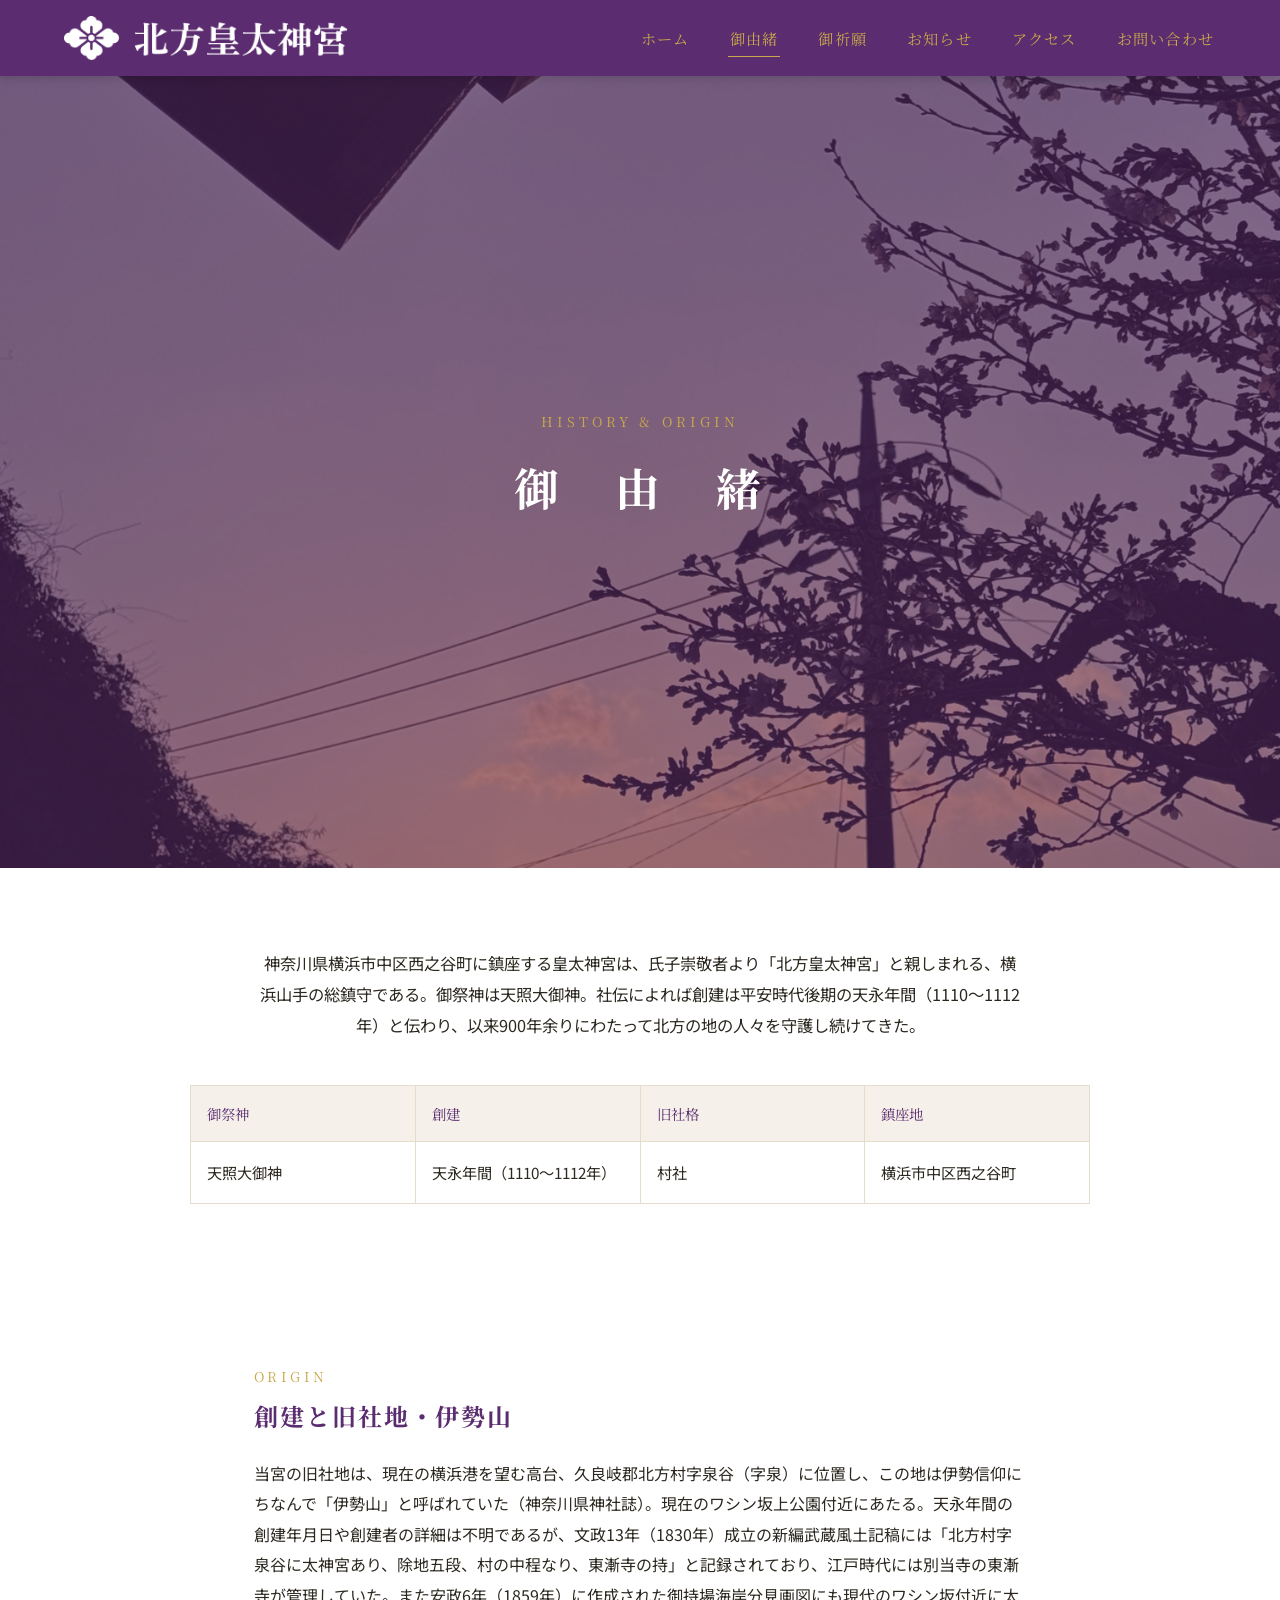
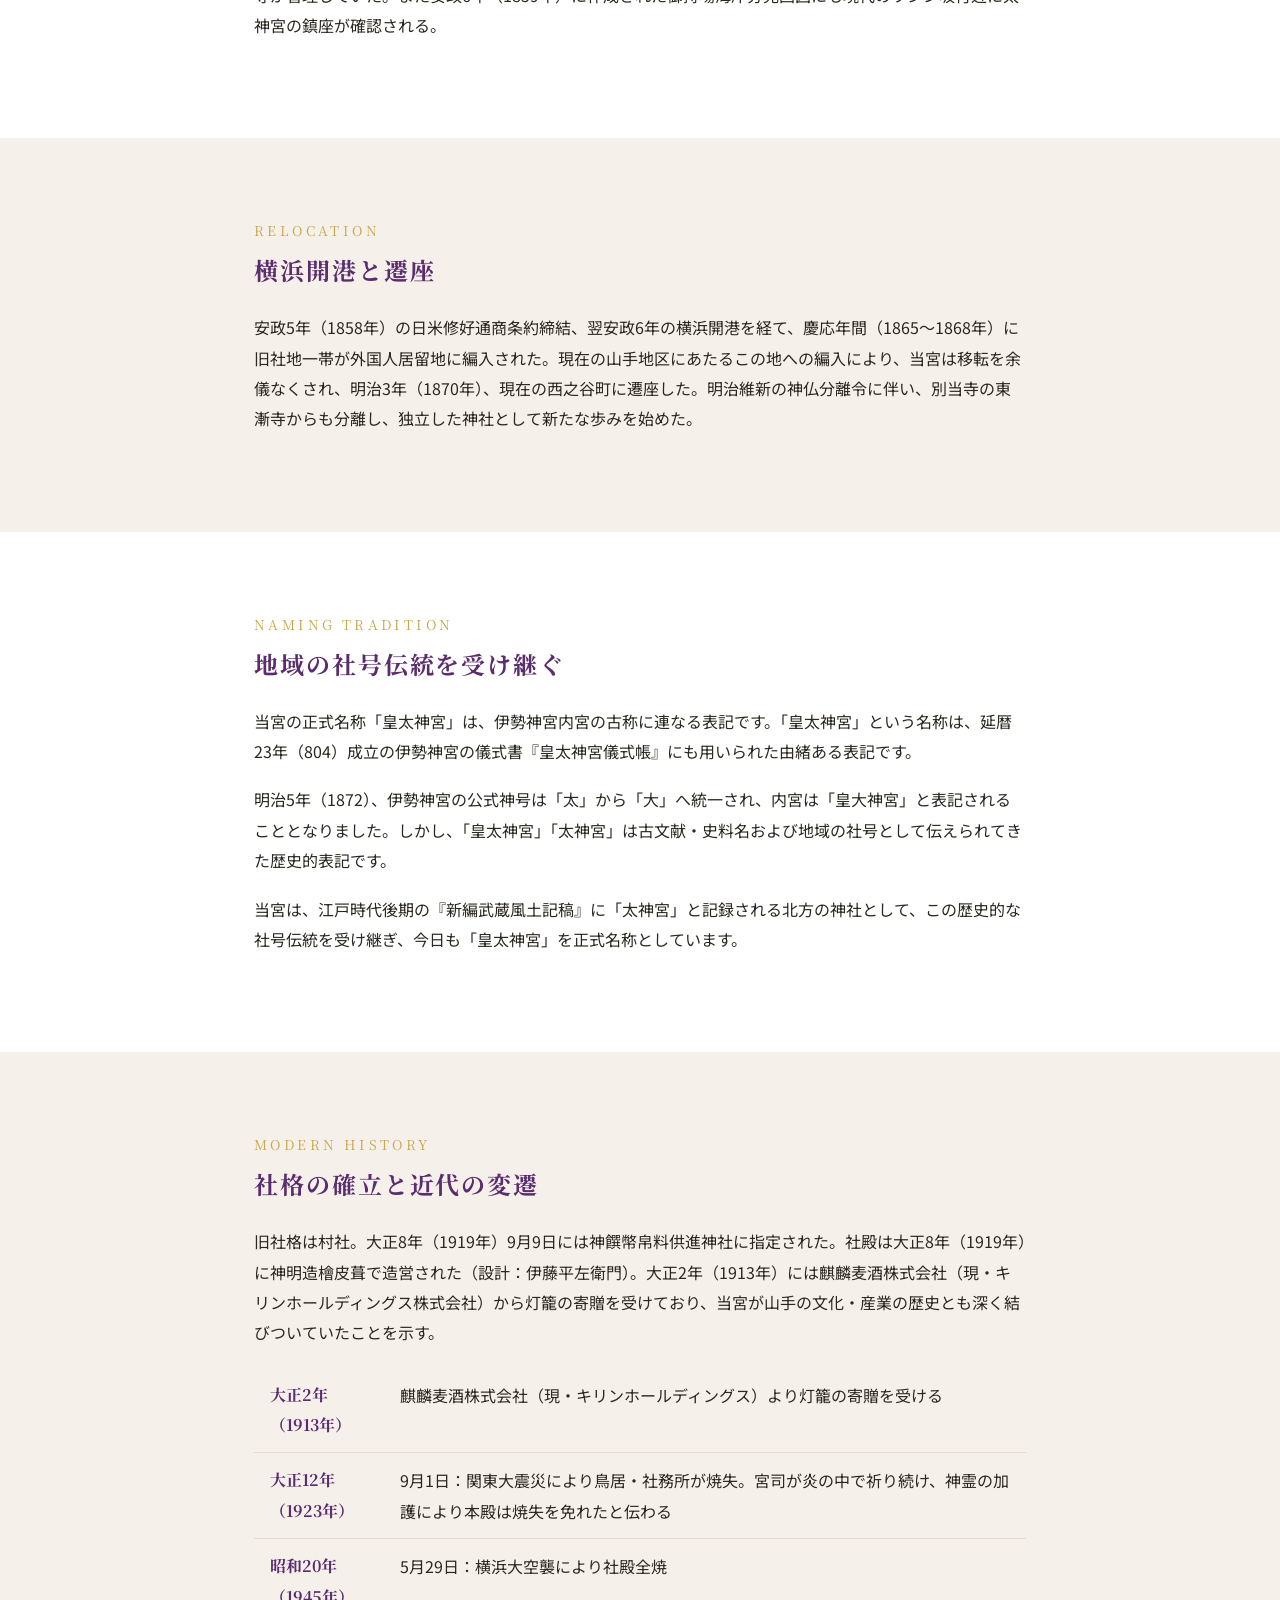
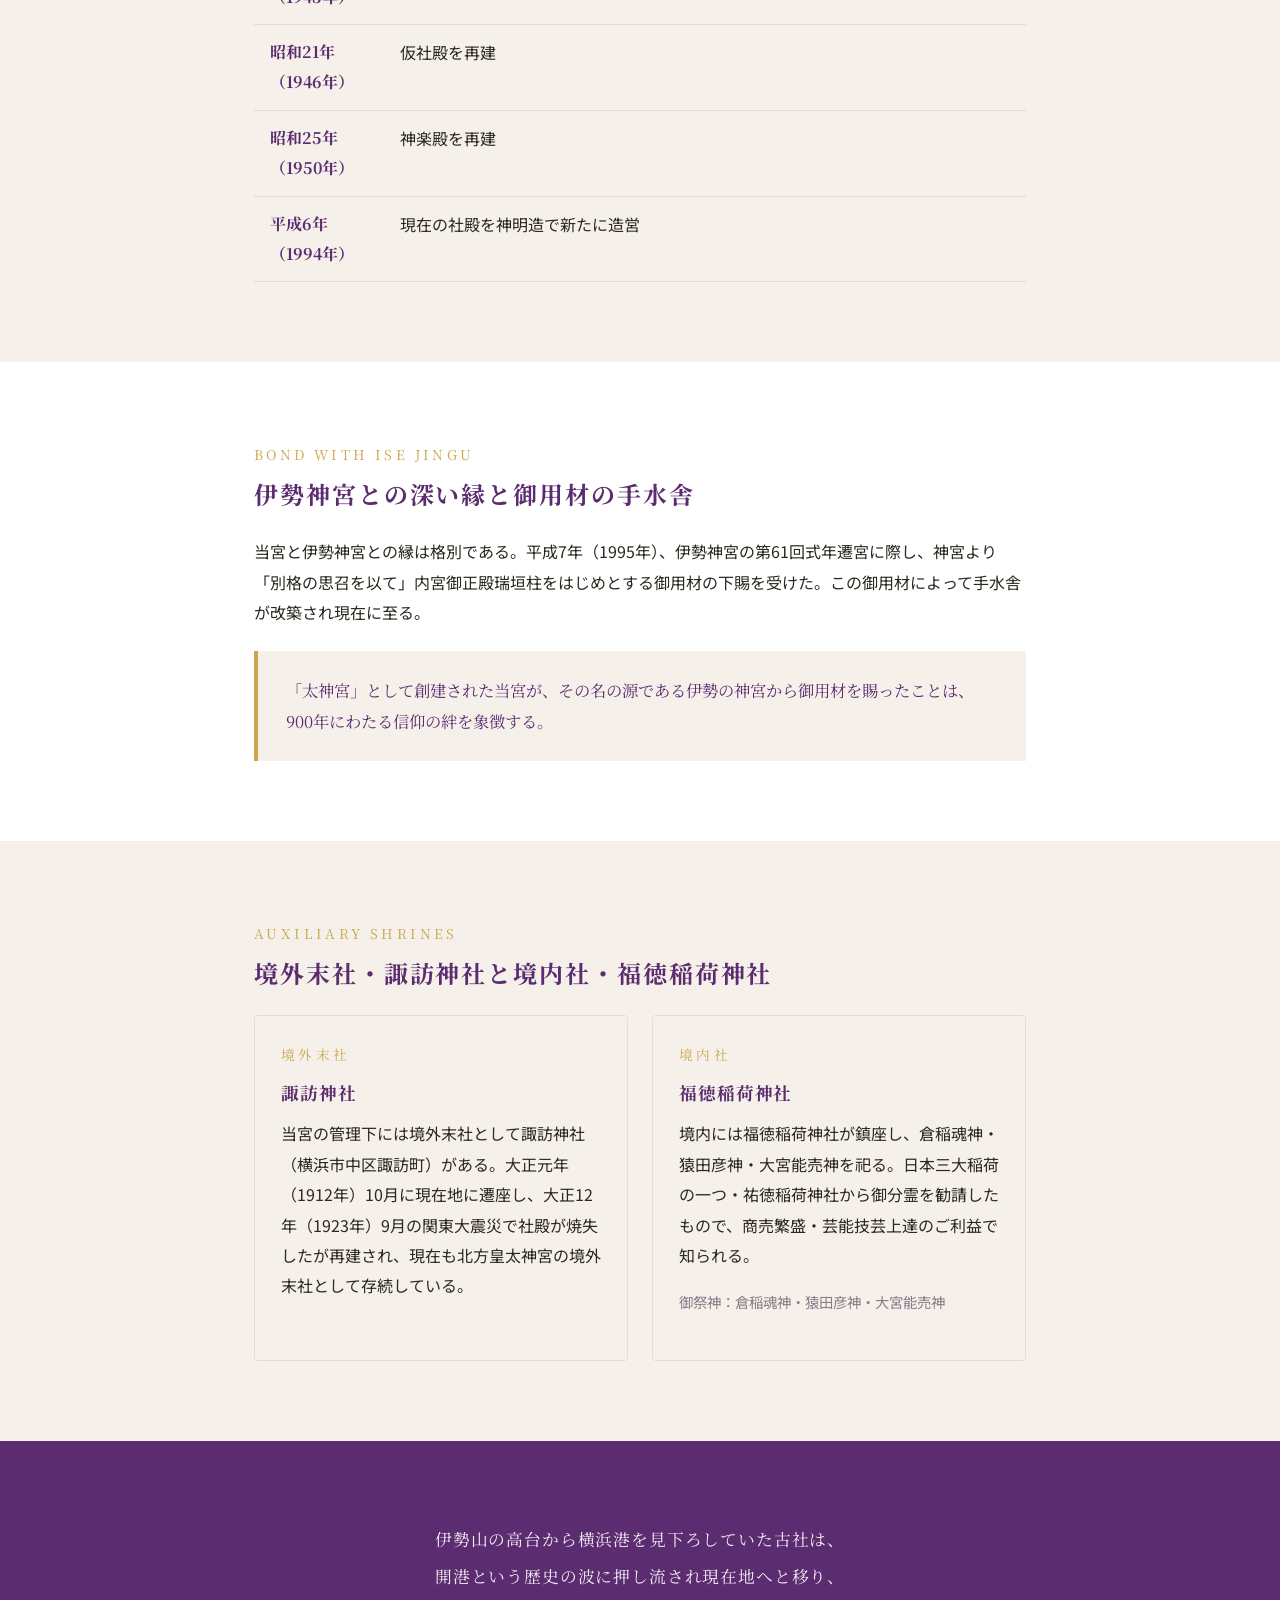
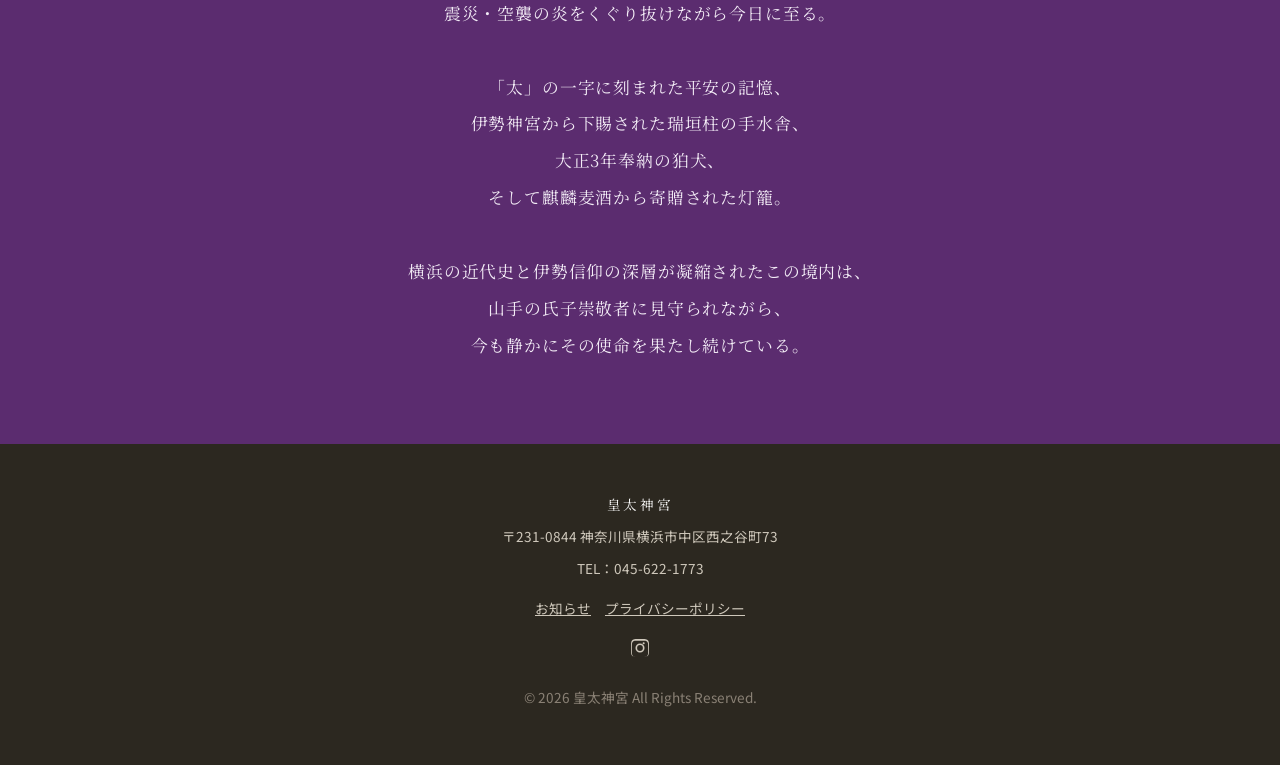
<file: about.html>
<!DOCTYPE html>
<html lang="ja">
<head>
<meta charset="UTF-8">
<meta name="viewport" content="width=device-width, initial-scale=1.0">
<title>御由緒｜北方皇太神宮</title>
<meta name="description" content="皇太神宮の御由緒。天永年間（1110〜1112年）創建と伝わり、横浜開港、関東大震災、横浜大空襲を経て今日に至る900年余りの歴史。">
<meta property="og:title" content="御由緒｜北方皇太神宮">
<meta property="og:description" content="北方皇太神宮の御由緒。平安時代天永年間（1110〜1112年）の創建より横浜山手の総鎮守として900年余りの歴史を持つ。">
<meta property="og:type" content="website">
<meta property="og:url" content="https://koutaijinguu.com/about.html">
<meta property="og:image" content="https://koutaijinguu.com/images/2024-04-08_16-30-02_874.jpg">
<meta property="og:site_name" content="北方皇太神宮">
<meta property="og:locale" content="ja_JP">
<link rel="icon" type="image/png" href="images/kitagata-logo-white.png">
<link rel="preconnect" href="https://fonts.googleapis.com">
<link rel="preconnect" href="https://fonts.gstatic.com" crossorigin>
<link href="https://fonts.googleapis.com/css2?family=Noto+Serif+JP:wght@500;700&family=Noto+Sans+JP:wght@400;500&display=swap" rel="stylesheet">
<link rel="stylesheet" href="css/style.css">
</head>
<body>

<header class="site-header">
  <div class="header-inner">
    <a href="index.html" class="logo">
      <img src="images/kitagatakoutaijingu.png" alt="皇太神宮" loading="lazy">
    </a>
    <button class="hamburger" id="hamburgerBtn" aria-label="メニューを開く" aria-expanded="false">
      <span></span><span></span><span></span>
    </button>
    <nav class="main-nav" id="mainNav">
      <ul>
        <li><a href="index.html">ホーム</a></li>
        <li><a href="about.html">御由緒</a></li>
        <li><a href="prayers.html">御祈願</a></li>
        <li><a href="news.html">お知らせ</a></li>
        <li><a href="access.html">アクセス</a></li>
        <li><a href="contact.html">お問い合わせ</a></li>
      </ul>
    </nav>
  </div>
</header>

<main>

  <section class="hero hero-page" style="background-image:url('images/2026-03-21_17-20-42_635.jpg');">
    <div class="hero-inner">
      <span class="hero-en">HISTORY & ORIGIN</span>
      <h1 class="hero-title">御　由　緒</h1>
    </div>
  </section>

  <!-- リード文・基本情報 -->
  <section class="lead-text">
    <div class="container">
      <p>
        神奈川県横浜市中区西之谷町に鎮座する皇太神宮は、氏子崇敬者より「北方皇太神宮」と親しまれる、横浜山手の総鎮守である。御祭神は天照大御神。社伝によれば創建は平安時代後期の天永年間（1110〜1112年）と伝わり、以来900年余りにわたって北方の地の人々を守護し続けてきた。
      </p>

      <div class="info-grid">
        <dl class="info-item">
          <dt>御祭神</dt>
          <dd>天照大御神</dd>
        </dl>
        <dl class="info-item">
          <dt>創建</dt>
          <dd>天永年間（1110〜1112年）</dd>
        </dl>
        <dl class="info-item">
          <dt>旧社格</dt>
          <dd>村社</dd>
        </dl>
        <dl class="info-item">
          <dt>鎮座地</dt>
          <dd>横浜市中区西之谷町</dd>
        </dl>
      </div>
    </div>
  </section>

  <!-- セクション1：創建と旧社地・伊勢山 -->
  <section class="content-section">
    <div class="container content-inner">
      <div class="content-heading">
        <span class="section-en">ORIGIN</span>
        <h3>創建と旧社地・伊勢山</h3>
      </div>
      <p>
        当宮の旧社地は、現在の横浜港を望む高台、久良岐郡北方村字泉谷（字泉）に位置し、この地は伊勢信仰にちなんで「伊勢山」と呼ばれていた（神奈川県神社誌）。現在のワシン坂上公園付近にあたる。天永年間の創建年月日や創建者の詳細は不明であるが、文政13年（1830年）成立の新編武蔵風土記稿には「北方村字泉谷に太神宮あり、除地五段、村の中程なり、東漸寺の持」と記録されており、江戸時代には別当寺の東漸寺が管理していた。また安政6年（1859年）に作成された御持場海岸分見画図にも現代のワシン坂付近に太神宮の鎮座が確認される。
      </p>
    </div>
  </section>

  <!-- セクション2：横浜開港と遷座 -->
  <section class="content-section">
    <div class="container content-inner">
      <div class="content-heading">
        <span class="section-en">RELOCATION</span>
        <h3>横浜開港と遷座</h3>
      </div>
      <p>
        安政5年（1858年）の日米修好通商条約締結、翌安政6年の横浜開港を経て、慶応年間（1865〜1868年）に旧社地一帯が外国人居留地に編入された。現在の山手地区にあたるこの地への編入により、当宮は移転を余儀なくされ、明治3年（1870年）、現在の西之谷町に遷座した。明治維新の神仏分離令に伴い、別当寺の東漸寺からも分離し、独立した神社として新たな歩みを始めた。
      </p>
    </div>
  </section>

  <!-- セクション3：地域の社号伝統を受け継ぐ -->
  <section class="content-section">
    <div class="container content-inner">
      <div class="content-heading">
        <span class="section-en">NAMING TRADITION</span>
        <h3>地域の社号伝統を受け継ぐ</h3>
      </div>
      <p>
        当宮の正式名称「皇太神宮」は、伊勢神宮内宮の古称に連なる表記です。「皇太神宮」という名称は、延暦23年（804）成立の伊勢神宮の儀式書『皇太神宮儀式帳』にも用いられた由緒ある表記です。
      </p>
      <p>
        明治5年（1872）、伊勢神宮の公式神号は「太」から「大」へ統一され、内宮は「皇大神宮」と表記されることとなりました。しかし、「皇太神宮」「太神宮」は古文献・史料名および地域の社号として伝えられてきた歴史的表記です。
      </p>
      <p>
        当宮は、江戸時代後期の『新編武蔵風土記稿』に「太神宮」と記録される北方の神社として、この歴史的な社号伝統を受け継ぎ、今日も「皇太神宮」を正式名称としています。
      </p>
    </div>
  </section>

  <!-- セクション4：社格の確立と近代の変遷 -->
  <section class="content-section">
    <div class="container content-inner">
      <div class="content-heading">
        <span class="section-en">MODERN HISTORY</span>
        <h3>社格の確立と近代の変遷</h3>
      </div>
      <p>
        旧社格は村社。大正8年（1919年）9月9日には神饌幣帛料供進神社に指定された。社殿は大正8年（1919年）に神明造檜皮葺で造営された（設計：伊藤平左衛門）。大正2年（1913年）には麒麟麦酒株式会社（現・キリンホールディングス株式会社）から灯籠の寄贈を受けており、当宮が山手の文化・産業の歴史とも深く結びついていたことを示す。
      </p>
      <table class="history-table">
        <tbody>
          <tr>
            <th>大正2年<br>（1913年）</th>
            <td>麒麟麦酒株式会社（現・キリンホールディングス）より灯籠の寄贈を受ける</td>
          </tr>
          <tr>
            <th>大正12年<br>（1923年）</th>
            <td>9月1日：関東大震災により鳥居・社務所が焼失。宮司が炎の中で祈り続け、神霊の加護により本殿は焼失を免れたと伝わる</td>
          </tr>
          <tr>
            <th>昭和20年<br>（1945年）</th>
            <td>5月29日：横浜大空襲により社殿全焼</td>
          </tr>
          <tr>
            <th>昭和21年<br>（1946年）</th>
            <td>仮社殿を再建</td>
          </tr>
          <tr>
            <th>昭和25年<br>（1950年）</th>
            <td>神楽殿を再建</td>
          </tr>
          <tr>
            <th>平成6年<br>（1994年）</th>
            <td>現在の社殿を神明造で新たに造営</td>
          </tr>
        </tbody>
      </table>
    </div>
  </section>

  <!-- セクション5：伊勢神宮との深い縁 -->
  <section class="content-section">
    <div class="container content-inner">
      <div class="content-heading">
        <span class="section-en">BOND WITH ISE JINGU</span>
        <h3>伊勢神宮との深い縁と御用材の手水舎</h3>
      </div>
      <p>
        当宮と伊勢神宮との縁は格別である。平成7年（1995年）、伊勢神宮の第61回式年遷宮に際し、神宮より「別格の思召を以て」内宮御正殿瑞垣柱をはじめとする御用材の下賜を受けた。この御用材によって手水舎が改築され現在に至る。
      </p>
      <div class="highlight-box">
        「太神宮」として創建された当宮が、その名の源である伊勢の神宮から御用材を賜ったことは、900年にわたる信仰の絆を象徴する。
      </div>
    </div>
  </section>

  <!-- セクション6：境外末社・境内社 -->
  <section class="content-section">
    <div class="container content-inner">
      <div class="content-heading">
        <span class="section-en">AUXILIARY SHRINES</span>
        <h3>境外末社・諏訪神社と境内社・福徳稲荷神社</h3>
      </div>
      <div class="shrine-cards">
        <div class="shrine-card">
          <span class="section-en" style="text-align:left;">境外末社</span>
          <h4>諏訪神社</h4>
          <p>当宮の管理下には境外末社として諏訪神社（横浜市中区諏訪町）がある。大正元年（1912年）10月に現在地に遷座し、大正12年（1923年）9月の関東大震災で社殿が焼失したが再建され、現在も北方皇太神宮の境外末社として存続している。</p>
        </div>
        <div class="shrine-card">
          <span class="section-en" style="text-align:left;">境内社</span>
          <h4>福徳稲荷神社</h4>
          <p>境内には福徳稲荷神社が鎮座し、倉稲魂神・猿田彦神・大宮能売神を祀る。日本三大稲荷の一つ・祐徳稲荷神社から御分霊を勧請したもので、商売繁盛・芸能技芸上達のご利益で知られる。</p>
          <p class="deity-list">御祭神：倉稲魂神・猿田彦神・大宮能売神</p>
        </div>
      </div>
    </div>
  </section>

  <!-- 結び -->
  <section class="closing-section">
    <div class="container">
      <p>
        伊勢山の高台から横浜港を見下ろしていた古社は、<br>
        開港という歴史の波に押し流され現在地へと移り、<br>
        震災・空襲の炎をくぐり抜けながら今日に至る。<br><br>
        「太」の一字に刻まれた平安の記憶、<br>
        伊勢神宮から下賜された瑞垣柱の手水舎、<br>
        大正3年奉納の狛犬、<br>
        そして麒麟麦酒から寄贈された灯籠。<br><br>
        横浜の近代史と伊勢信仰の深層が凝縮されたこの境内は、<br>
        山手の氏子崇敬者に見守られながら、<br>
        今も静かにその使命を果たし続けている。
      </p>
    </div>
  </section>

</main>

<footer class="site-footer">
  <p class="footer-name">皇太神宮</p>
  <p>〒231-0844 神奈川県横浜市中区西之谷町73</p>
  <p>TEL：045-622-1773</p>
  <p class="footer-links"><a href="news.html">お知らせ</a>　<a href="privacy.html">プライバシーポリシー</a></p>
  <p class="footer-social">
    <a href="https://www.instagram.com/kotaijingu73/" target="_blank" rel="noopener noreferrer" aria-label="Instagram">
      <svg class="footer-instagram-icon" viewBox="0 0 24 24" aria-hidden="true">
        <path d="M12 2.2c3.2 0 3.58.01 4.85.07 1.17.05 1.8.25 2.23.41.56.22.96.48 1.38.9.42.42.68.82.9 1.38.16.42.36 1.06.41 2.23.06 1.27.07 1.65.07 4.85s-.01 3.58-.07 4.85c-.05 1.17-.25 1.8-.41 2.23-.22.56-.48.96-.9 1.38-.42.42-.82.68-1.38.9-.42.16-1.06.36-2.23.41-1.27.06-1.65.07-4.85.07s-3.58-.01-4.85-.07c-1.17-.05-1.8-.25-2.23-.41-.56-.22-.96-.48-1.38-.9-.42-.42-.68-.82-.9-1.38-.16-.42-.36-1.06-.41-2.23C2.21 15.58 2.2 15.2 2.2 12s.01-3.58.07-4.85c.05-1.17.25-1.8.41-2.23.22-.56.48-.96.9-1.38.42-.42.82-.68 1.38-.9.42-.16 1.06-.36 2.23-.41C8.42 2.21 8.8 2.2 12 2.2zm0 1.8c-3.15 0-3.5.01-4.73.07-.97.04-1.5.2-1.85.34-.46.18-.8.4-1.15.75-.35.35-.57.68-.75 1.15-.14.35-.3.88-.34 1.85-.06 1.23-.07 1.58-.07 4.73s.01 3.5.07 4.73c.04.97.2 1.5.34 1.85.18.46.4.8.75 1.15.35.35.68.57 1.15.75.35.14.88.3 1.85.34 1.23.06 1.58.07 4.73.07s3.5-.01 4.73-.07c.97-.04 1.5-.2 1.85-.34.46-.18.8-.4 1.15-.75.35-.35.57-.68.75-1.15.14-.35.3-.88.34-1.85.06-1.23.07-1.58.07-4.73s-.01-3.5-.07-4.73c-.04-.97-.2-1.5-.34-1.85-.18-.46-.4-.8-.75-1.15-.35-.35-.68-.57-1.15-.75-.35-.14-.88-.3-1.85-.34C15.5 4.01 15.15 4 12 4zm0 3.05A4.95 4.95 0 1 1 12 16.95 4.95 4.95 0 0 1 12 7.05zm0 1.8a3.15 3.15 0 1 0 0 6.3 3.15 3.15 0 0 0 0-6.3zm5.15-2a1.16 1.16 0 1 1-2.32 0 1.16 1.16 0 0 1 2.32 0z"/>
      </svg>
    </a>
  </p>
  <p class="footer-copyright">&copy; <span id="year"></span> 皇太神宮 All Rights Reserved.</p>
</footer>

<script src="js/main.js"></script>
</body>
</html>
</file>
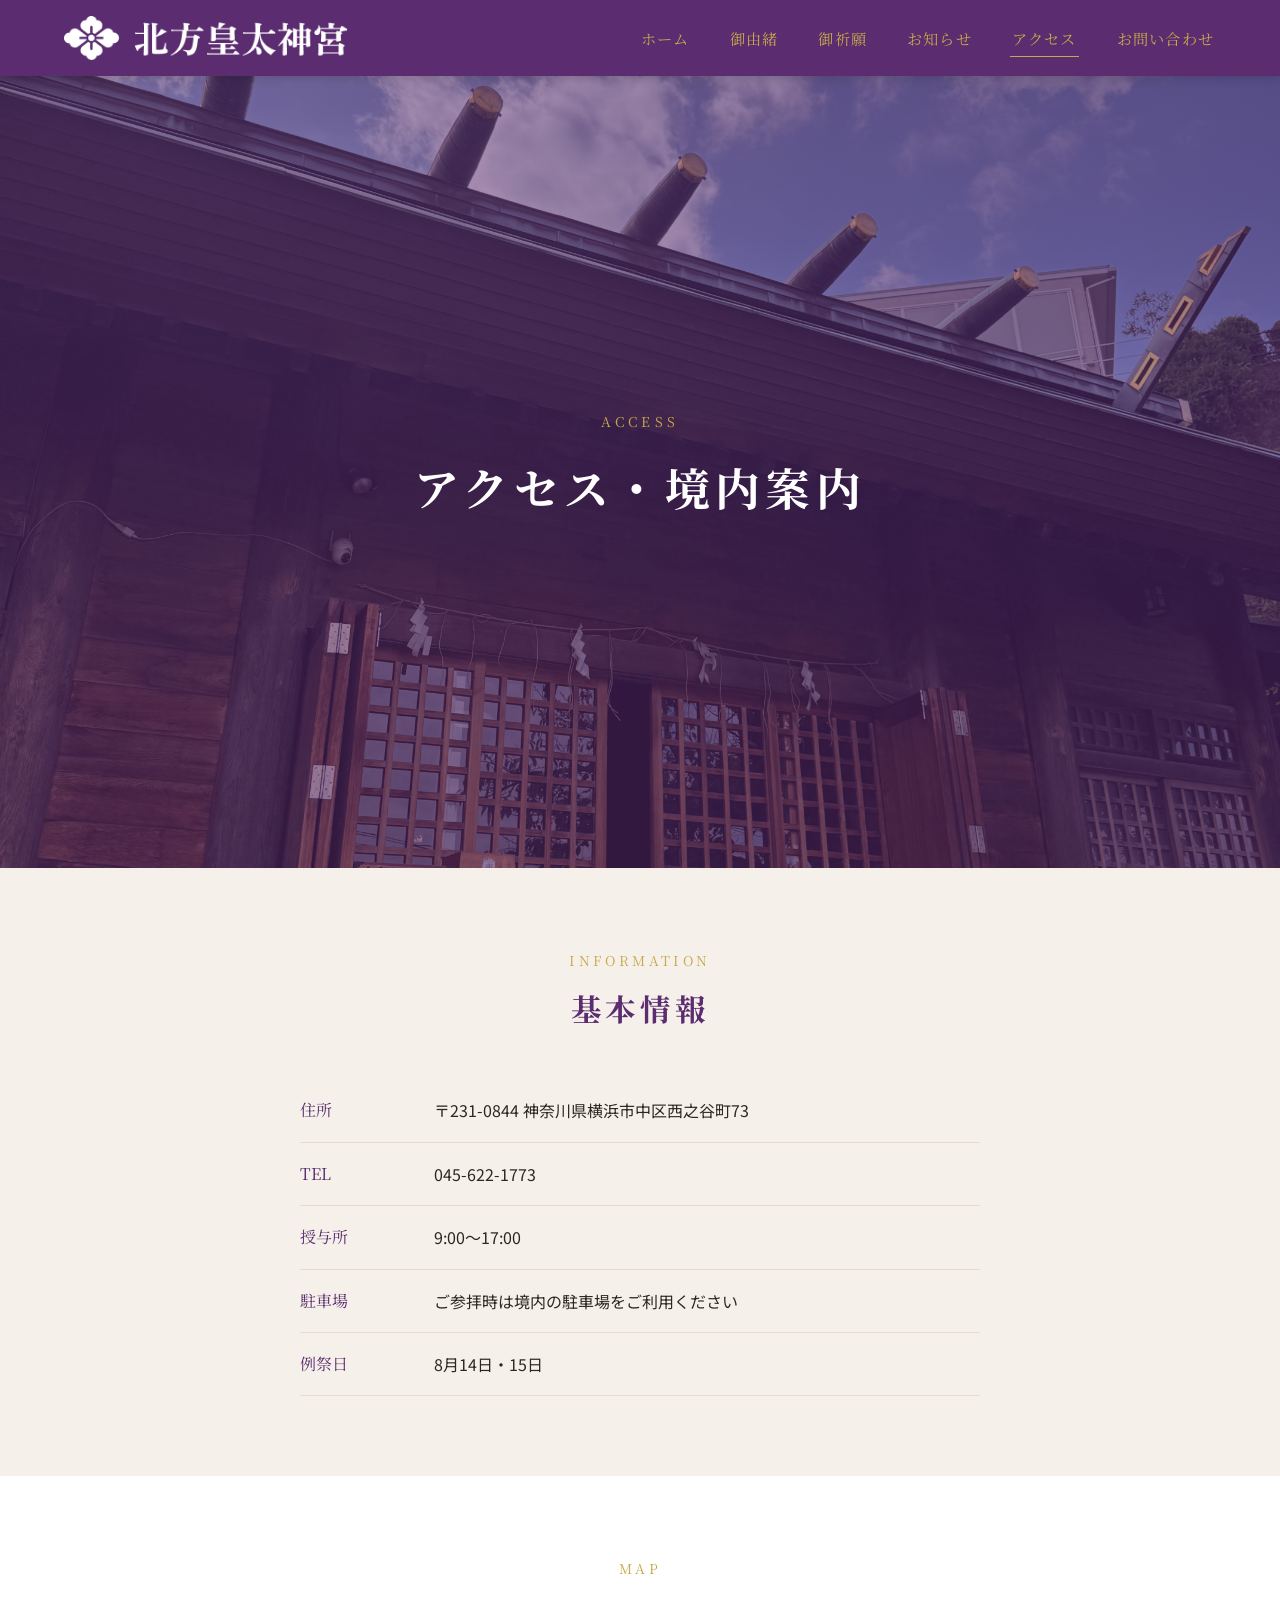
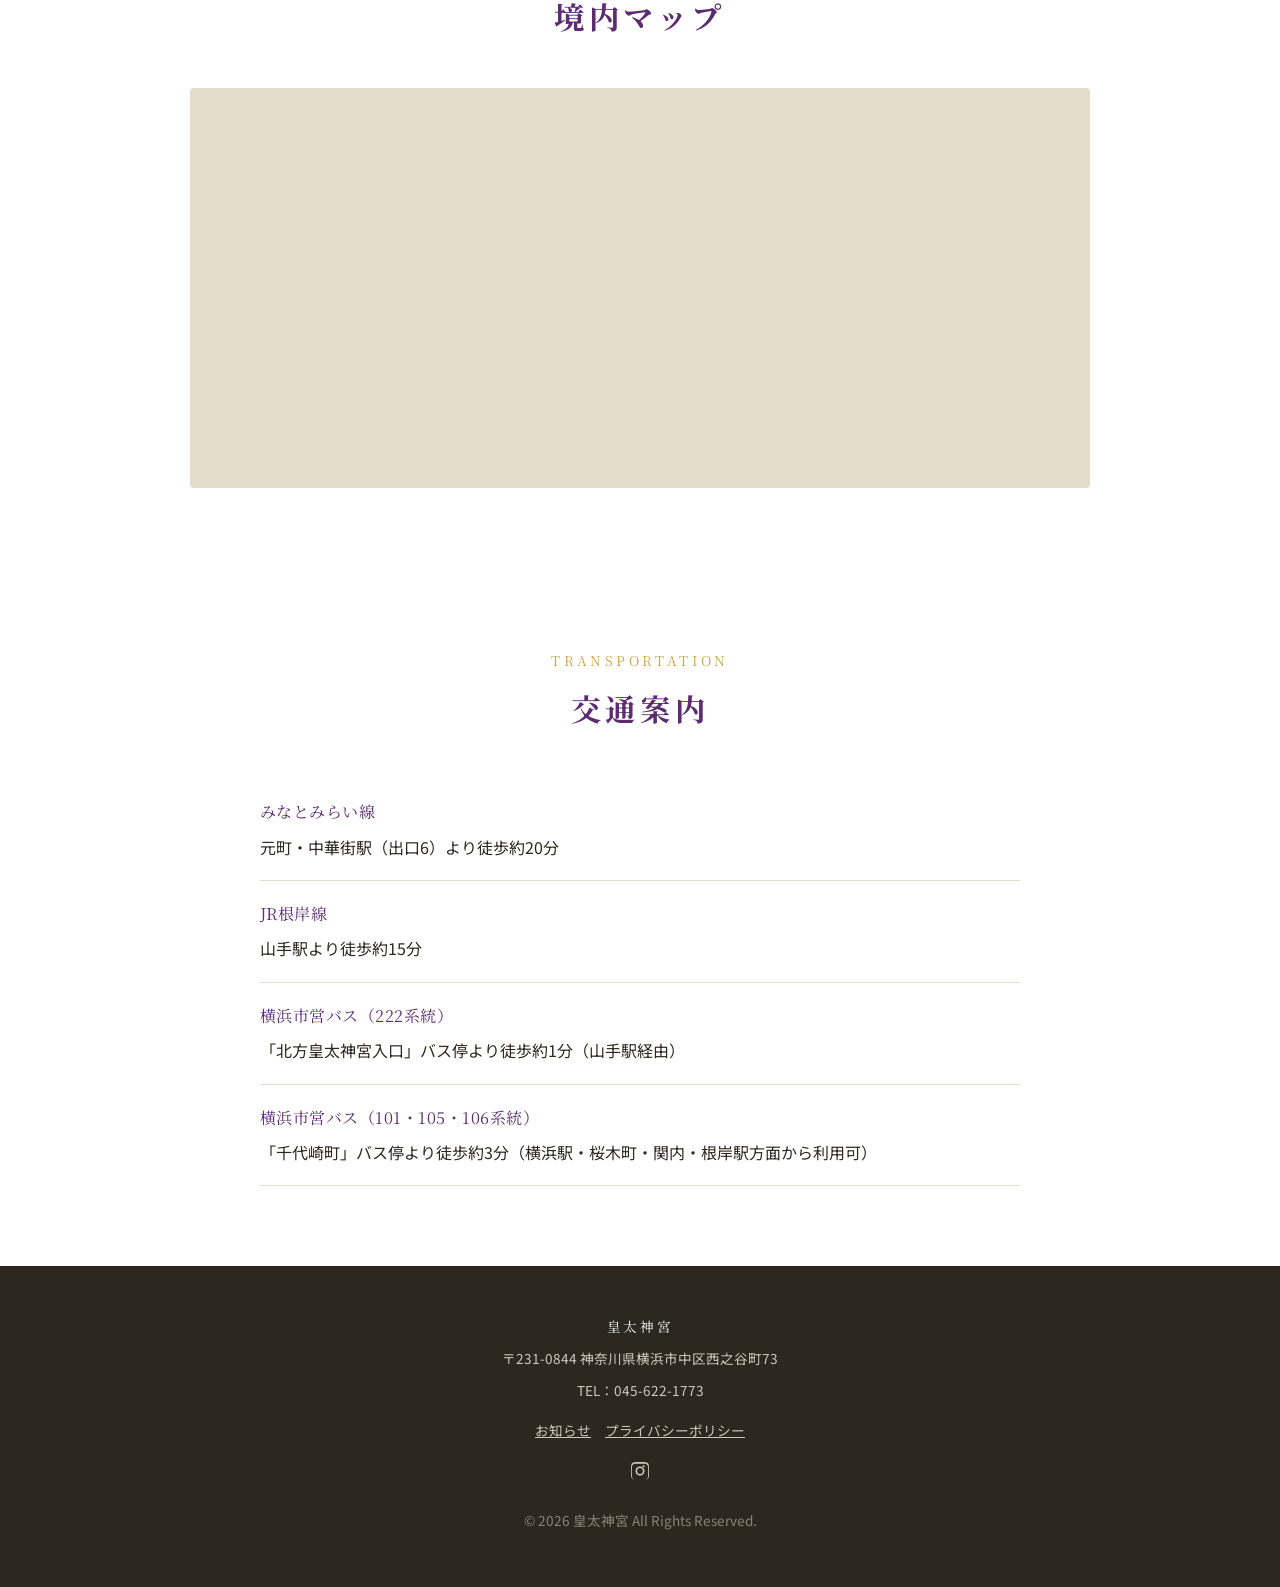
<file: access.html>
<!DOCTYPE html>
<html lang="ja">
<head>
<meta charset="UTF-8">
<meta name="viewport" content="width=device-width, initial-scale=1.0">
<title>アクセス｜北方皇太神宮</title>
<meta name="description" content="皇太神宮へのアクセス。〒231-0844 神奈川県横浜市中区西之谷町73。みなとみらい線元町・中華街駅、JR根岸線山手駅よりお越しいただけます。">
<meta property="og:title" content="アクセス｜北方皇太神宮">
<meta property="og:description" content="北方皇太神宮へのアクセス。〒231-0844 神奈川県横浜市中区西之谷町73。みなとみらい線・JR根岸線・市営バスでお越しいただけます。">
<meta property="og:type" content="website">
<meta property="og:url" content="https://koutaijinguu.com/access.html">
<meta property="og:image" content="https://koutaijinguu.com/images/2024-04-08_16-30-02_874.jpg">
<meta property="og:site_name" content="北方皇太神宮">
<meta property="og:locale" content="ja_JP">
<link rel="icon" type="image/png" href="images/kitagata-logo-white.png">
<link rel="preconnect" href="https://fonts.googleapis.com">
<link rel="preconnect" href="https://fonts.gstatic.com" crossorigin>
<link href="https://fonts.googleapis.com/css2?family=Noto+Serif+JP:wght@500;700&family=Noto+Sans+JP:wght@400;500&display=swap" rel="stylesheet">
<link rel="stylesheet" href="css/style.css">
</head>
<body>

<header class="site-header">
  <div class="header-inner">
    <a href="index.html" class="logo">
      <img src="images/kitagatakoutaijingu.png" alt="皇太神宮" loading="lazy">
    </a>
    <button class="hamburger" id="hamburgerBtn" aria-label="メニューを開く" aria-expanded="false">
      <span></span><span></span><span></span>
    </button>
    <nav class="main-nav" id="mainNav">
      <ul>
        <li><a href="index.html">ホーム</a></li>
        <li><a href="about.html">御由緒</a></li>
        <li><a href="prayers.html">御祈願</a></li>
        <li><a href="news.html">お知らせ</a></li>
        <li><a href="access.html">アクセス</a></li>
        <li><a href="contact.html">お問い合わせ</a></li>
      </ul>
    </nav>
  </div>
</header>

<main>

  <section class="hero hero-page" style="background-image:url('images/2025-10-30_09-08-20_762.jpg');">
    <div class="hero-inner">
      <span class="hero-en">ACCESS</span>
      <h1 class="hero-title">アクセス・境内案内</h1>
    </div>
  </section>

  <!-- 基本情報 -->
  <section>
    <div class="container">
      <span class="section-en">INFORMATION</span>
      <h2 class="section-title">基本情報</h2>
      <ul class="access-info-list">
        <li><span class="label">住所</span><span>〒231-0844 神奈川県横浜市中区西之谷町73</span></li>
        <li><span class="label">TEL</span><span>045-622-1773</span></li>
        <li><span class="label">授与所</span><span>9:00〜17:00</span></li>
        <li><span class="label">駐車場</span><span>ご参拝時は境内の駐車場をご利用ください</span></li>
        <li><span class="label">例祭日</span><span>8月14日・15日</span></li>
      </ul>
    </div>
  </section>

  <!-- Googleマップ -->
  <section class="info-table-section">
    <div class="container">
      <span class="section-en">MAP</span>
      <h2 class="section-title">境内マップ</h2>
      <div class="map-placeholder">
        <iframe src="https://www.google.com/maps/embed?pb=!1m18!1m12!1m3!1d1933.0247026680333!2d139.65289940157535!3d35.431340772235004!2m3!1f0!2f0!3f0!3m2!1i1024!2i768!4f13.1!3m3!1m2!1s0x60185d2659ba4c2f%3A0xdd3bae1a7b1fe98f!2z5YyX5pa555qH5aSq56We5a6u!5e0!3m2!1sja!2sjp!4v1788848929771!5m2!1sja!2sjp" width="100%" height="450" style="border:0;" allowfullscreen="" loading="lazy" referrerpolicy="strict-origin-when-cross-origin"></iframe>
      </div>
    </div>
  </section>

  <!-- 交通案内 -->
  <section class="transport-section">
    <div class="container">
      <span class="section-en">TRANSPORTATION</span>
      <h2 class="section-title">交通案内</h2>
      <ul class="transport-list">
        <li>
          <span class="line">みなとみらい線</span>
          元町・中華街駅（出口6）より徒歩約20分
        </li>
        <li>
          <span class="line">JR根岸線</span>
          山手駅より徒歩約15分
        </li>
        <li>
          <span class="line">横浜市営バス（222系統）</span>
          「北方皇太神宮入口」バス停より徒歩約1分（山手駅経由）
        </li>
        <li>
          <span class="line">横浜市営バス（101・105・106系統）</span>
          「千代崎町」バス停より徒歩約3分（横浜駅・桜木町・関内・根岸駅方面から利用可）
        </li>
      </ul>
    </div>
  </section>

</main>

<footer class="site-footer">
  <p class="footer-name">皇太神宮</p>
  <p>〒231-0844 神奈川県横浜市中区西之谷町73</p>
  <p>TEL：045-622-1773</p>
  <p class="footer-links"><a href="news.html">お知らせ</a>　<a href="privacy.html">プライバシーポリシー</a></p>
  <p class="footer-social">
    <a href="https://www.instagram.com/kotaijingu73/" target="_blank" rel="noopener noreferrer" aria-label="Instagram">
      <svg class="footer-instagram-icon" viewBox="0 0 24 24" aria-hidden="true">
        <path d="M12 2.2c3.2 0 3.58.01 4.85.07 1.17.05 1.8.25 2.23.41.56.22.96.48 1.38.9.42.42.68.82.9 1.38.16.42.36 1.06.41 2.23.06 1.27.07 1.65.07 4.85s-.01 3.58-.07 4.85c-.05 1.17-.25 1.8-.41 2.23-.22.56-.48.96-.9 1.38-.42.42-.82.68-1.38.9-.42.16-1.06.36-2.23.41-1.27.06-1.65.07-4.85.07s-3.58-.01-4.85-.07c-1.17-.05-1.8-.25-2.23-.41-.56-.22-.96-.48-1.38-.9-.42-.42-.68-.82-.9-1.38-.16-.42-.36-1.06-.41-2.23C2.21 15.58 2.2 15.2 2.2 12s.01-3.58.07-4.85c.05-1.17.25-1.8.41-2.23.22-.56.48-.96.9-1.38.42-.42.82-.68 1.38-.9.42-.16 1.06-.36 2.23-.41C8.42 2.21 8.8 2.2 12 2.2zm0 1.8c-3.15 0-3.5.01-4.73.07-.97.04-1.5.2-1.85.34-.46.18-.8.4-1.15.75-.35.35-.57.68-.75 1.15-.14.35-.3.88-.34 1.85-.06 1.23-.07 1.58-.07 4.73s.01 3.5.07 4.73c.04.97.2 1.5.34 1.85.18.46.4.8.75 1.15.35.35.68.57 1.15.75.35.14.88.3 1.85.34 1.23.06 1.58.07 4.73.07s3.5-.01 4.73-.07c.97-.04 1.5-.2 1.85-.34.46-.18.8-.4 1.15-.75.35-.35.57-.68.75-1.15.14-.35.3-.88.34-1.85.06-1.23.07-1.58.07-4.73s-.01-3.5-.07-4.73c-.04-.97-.2-1.5-.34-1.85-.18-.46-.4-.8-.75-1.15-.35-.35-.68-.57-1.15-.75-.35-.14-.88-.3-1.85-.34C15.5 4.01 15.15 4 12 4zm0 3.05A4.95 4.95 0 1 1 12 16.95 4.95 4.95 0 0 1 12 7.05zm0 1.8a3.15 3.15 0 1 0 0 6.3 3.15 3.15 0 0 0 0-6.3zm5.15-2a1.16 1.16 0 1 1-2.32 0 1.16 1.16 0 0 1 2.32 0z"/>
      </svg>
    </a>
  </p>
  <p class="footer-copyright">&copy; <span id="year"></span> 皇太神宮 All Rights Reserved.</p>
</footer>

<script src="js/main.js"></script>
</body>
</html>
</file>
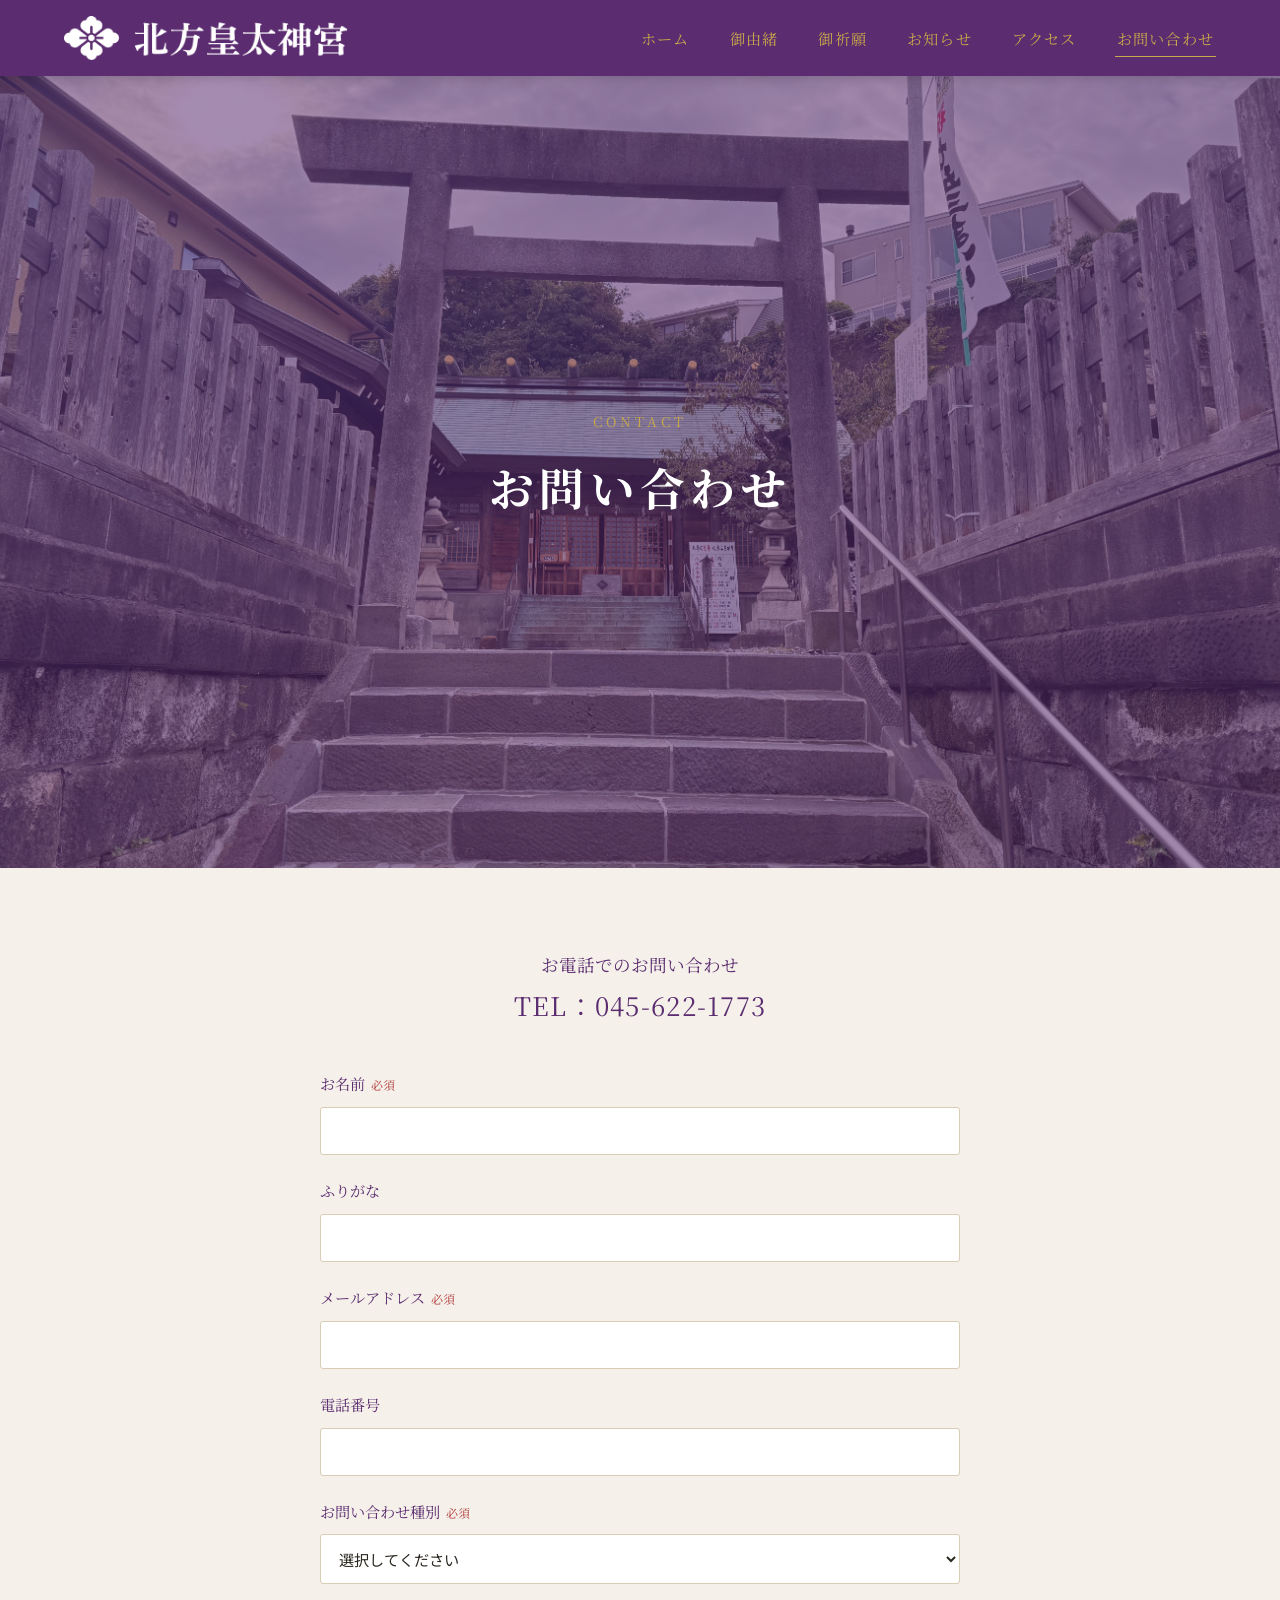
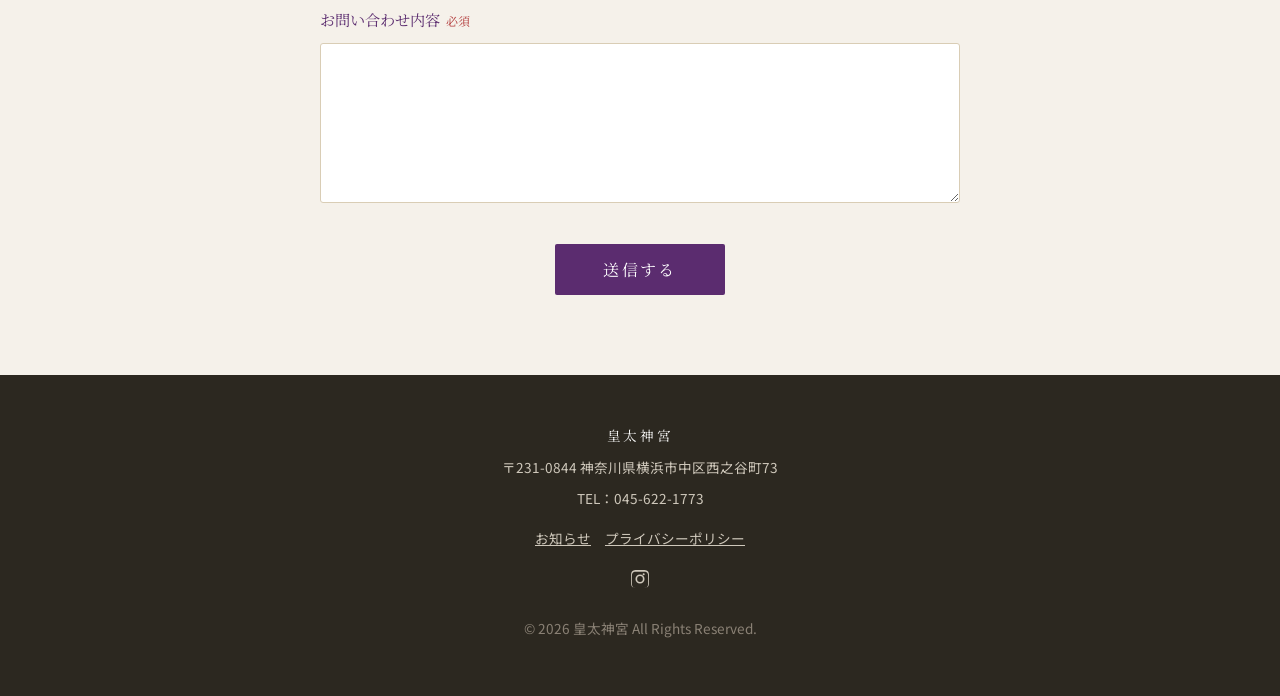
<file: contact.html>
<!DOCTYPE html>
<html lang="ja">
<head>
<meta charset="UTF-8">
<meta name="viewport" content="width=device-width, initial-scale=1.0">
<title>お問い合わせ｜北方皇太神宮</title>
<meta name="description" content="皇太神宮へのお問い合わせ。御祈願・出張祭典・その他ご相談はお電話またはフォームよりお気軽にお問い合わせください。">
<meta property="og:title" content="お問い合わせ｜北方皇太神宮">
<meta property="og:description" content="北方皇太神宮へのお問い合わせ。御祈願・出張祭典のご予約・その他お問い合わせはこちらから。">
<meta property="og:type" content="website">
<meta property="og:url" content="https://koutaijinguu.com/contact.html">
<meta property="og:image" content="https://koutaijinguu.com/images/2024-04-08_16-30-02_874.jpg">
<meta property="og:site_name" content="北方皇太神宮">
<meta property="og:locale" content="ja_JP">
<link rel="icon" type="image/png" href="images/kitagata-logo-white.png">
<link rel="preconnect" href="https://fonts.googleapis.com">
<link rel="preconnect" href="https://fonts.gstatic.com" crossorigin>
<link href="https://fonts.googleapis.com/css2?family=Noto+Serif+JP:wght@500;700&family=Noto+Sans+JP:wght@400;500&display=swap" rel="stylesheet">
<link rel="stylesheet" href="css/style.css">
</head>
<body>

<header class="site-header">
  <div class="header-inner">
    <a href="index.html" class="logo">
      <img src="images/kitagatakoutaijingu.png" alt="皇太神宮" loading="lazy">
    </a>
    <button class="hamburger" id="hamburgerBtn" aria-label="メニューを開く" aria-expanded="false">
      <span></span><span></span><span></span>
    </button>
    <nav class="main-nav" id="mainNav">
      <ul>
        <li><a href="index.html">ホーム</a></li>
        <li><a href="about.html">御由緒</a></li>
        <li><a href="prayers.html">御祈願</a></li>
        <li><a href="news.html">お知らせ</a></li>
        <li><a href="access.html">アクセス</a></li>
        <li><a href="contact.html">お問い合わせ</a></li>
      </ul>
    </nav>
  </div>
</header>

<main>

  <section class="hero hero-page" style="background-image:url('images/2025-10-31_09-02-14_264.jpg');">
    <div class="hero-inner">
      <span class="hero-en">CONTACT</span>
      <h1 class="hero-title">お問い合わせ</h1>
    </div>
  </section>

  <section>
    <div class="container">
      <p class="contact-tel">
        お電話でのお問い合わせ<br>
        <span>TEL：045-622-1773</span>
      </p>

      <form class="contact-form" action="https://api.web3forms.com/submit" method="POST" id="contactForm">
        <input type="hidden" name="access_key" value="40bcf35d-2cf9-45c8-94b3-1b3bf0b67481">
        <input type="checkbox" name="botcheck" style="display:none">

        <div class="form-group">
          <label for="name">お名前<span class="required">必須</span></label>
          <input type="text" id="name" name="name" required>
        </div>

        <div class="form-group">
          <label for="kana">ふりがな</label>
          <input type="text" id="kana" name="kana">
        </div>

        <div class="form-group">
          <label for="email">メールアドレス<span class="required">必須</span></label>
          <input type="email" id="email" name="email" required>
        </div>

        <div class="form-group">
          <label for="tel">電話番号</label>
          <input type="tel" id="tel" name="tel">
        </div>

        <div class="form-group">
          <label for="type">お問い合わせ種別<span class="required">必須</span></label>
          <select id="type" name="type" required>
            <option value="">選択してください</option>
            <option value="prayer">御祈願について</option>
            <option value="ceremony">出張祭典について</option>
            <option value="reservation">ご祈祷のご予約</option>
            <option value="other">その他</option>
          </select>
        </div>

        <div class="form-group">
          <label for="message">お問い合わせ内容<span class="required">必須</span></label>
          <textarea id="message" name="message" required></textarea>
        </div>

        <div class="form-submit">
          <button type="submit">送信する</button>
        </div>

        <p class="form-message" id="formMessage" hidden></p>
      </form>
    </div>
  </section>

</main>

<footer class="site-footer">
  <p class="footer-name">皇太神宮</p>
  <p>〒231-0844 神奈川県横浜市中区西之谷町73</p>
  <p>TEL：045-622-1773</p>
  <p class="footer-links"><a href="news.html">お知らせ</a>　<a href="privacy.html">プライバシーポリシー</a></p>
  <p class="footer-social">
    <a href="https://www.instagram.com/kotaijingu73/" target="_blank" rel="noopener noreferrer" aria-label="Instagram">
      <svg class="footer-instagram-icon" viewBox="0 0 24 24" aria-hidden="true">
        <path d="M12 2.2c3.2 0 3.58.01 4.85.07 1.17.05 1.8.25 2.23.41.56.22.96.48 1.38.9.42.42.68.82.9 1.38.16.42.36 1.06.41 2.23.06 1.27.07 1.65.07 4.85s-.01 3.58-.07 4.85c-.05 1.17-.25 1.8-.41 2.23-.22.56-.48.96-.9 1.38-.42.42-.82.68-1.38.9-.42.16-1.06.36-2.23.41-1.27.06-1.65.07-4.85.07s-3.58-.01-4.85-.07c-1.17-.05-1.8-.25-2.23-.41-.56-.22-.96-.48-1.38-.9-.42-.42-.68-.82-.9-1.38-.16-.42-.36-1.06-.41-2.23C2.21 15.58 2.2 15.2 2.2 12s.01-3.58.07-4.85c.05-1.17.25-1.8.41-2.23.22-.56.48-.96.9-1.38.42-.42.82-.68 1.38-.9.42-.16 1.06-.36 2.23-.41C8.42 2.21 8.8 2.2 12 2.2zm0 1.8c-3.15 0-3.5.01-4.73.07-.97.04-1.5.2-1.85.34-.46.18-.8.4-1.15.75-.35.35-.57.68-.75 1.15-.14.35-.3.88-.34 1.85-.06 1.23-.07 1.58-.07 4.73s.01 3.5.07 4.73c.04.97.2 1.5.34 1.85.18.46.4.8.75 1.15.35.35.68.57 1.15.75.35.14.88.3 1.85.34 1.23.06 1.58.07 4.73.07s3.5-.01 4.73-.07c.97-.04 1.5-.2 1.85-.34.46-.18.8-.4 1.15-.75.35-.35.57-.68.75-1.15.14-.35.3-.88.34-1.85.06-1.23.07-1.58.07-4.73s-.01-3.5-.07-4.73c-.04-.97-.2-1.5-.34-1.85-.18-.46-.4-.8-.75-1.15-.35-.35-.68-.57-1.15-.75-.35-.14-.88-.3-1.85-.34C15.5 4.01 15.15 4 12 4zm0 3.05A4.95 4.95 0 1 1 12 16.95 4.95 4.95 0 0 1 12 7.05zm0 1.8a3.15 3.15 0 1 0 0 6.3 3.15 3.15 0 0 0 0-6.3zm5.15-2a1.16 1.16 0 1 1-2.32 0 1.16 1.16 0 0 1 2.32 0z"/>
      </svg>
    </a>
  </p>
  <p class="footer-copyright">&copy; <span id="year"></span> 皇太神宮 All Rights Reserved.</p>
</footer>

<script src="js/main.js"></script>
</body>
</html>
</file>
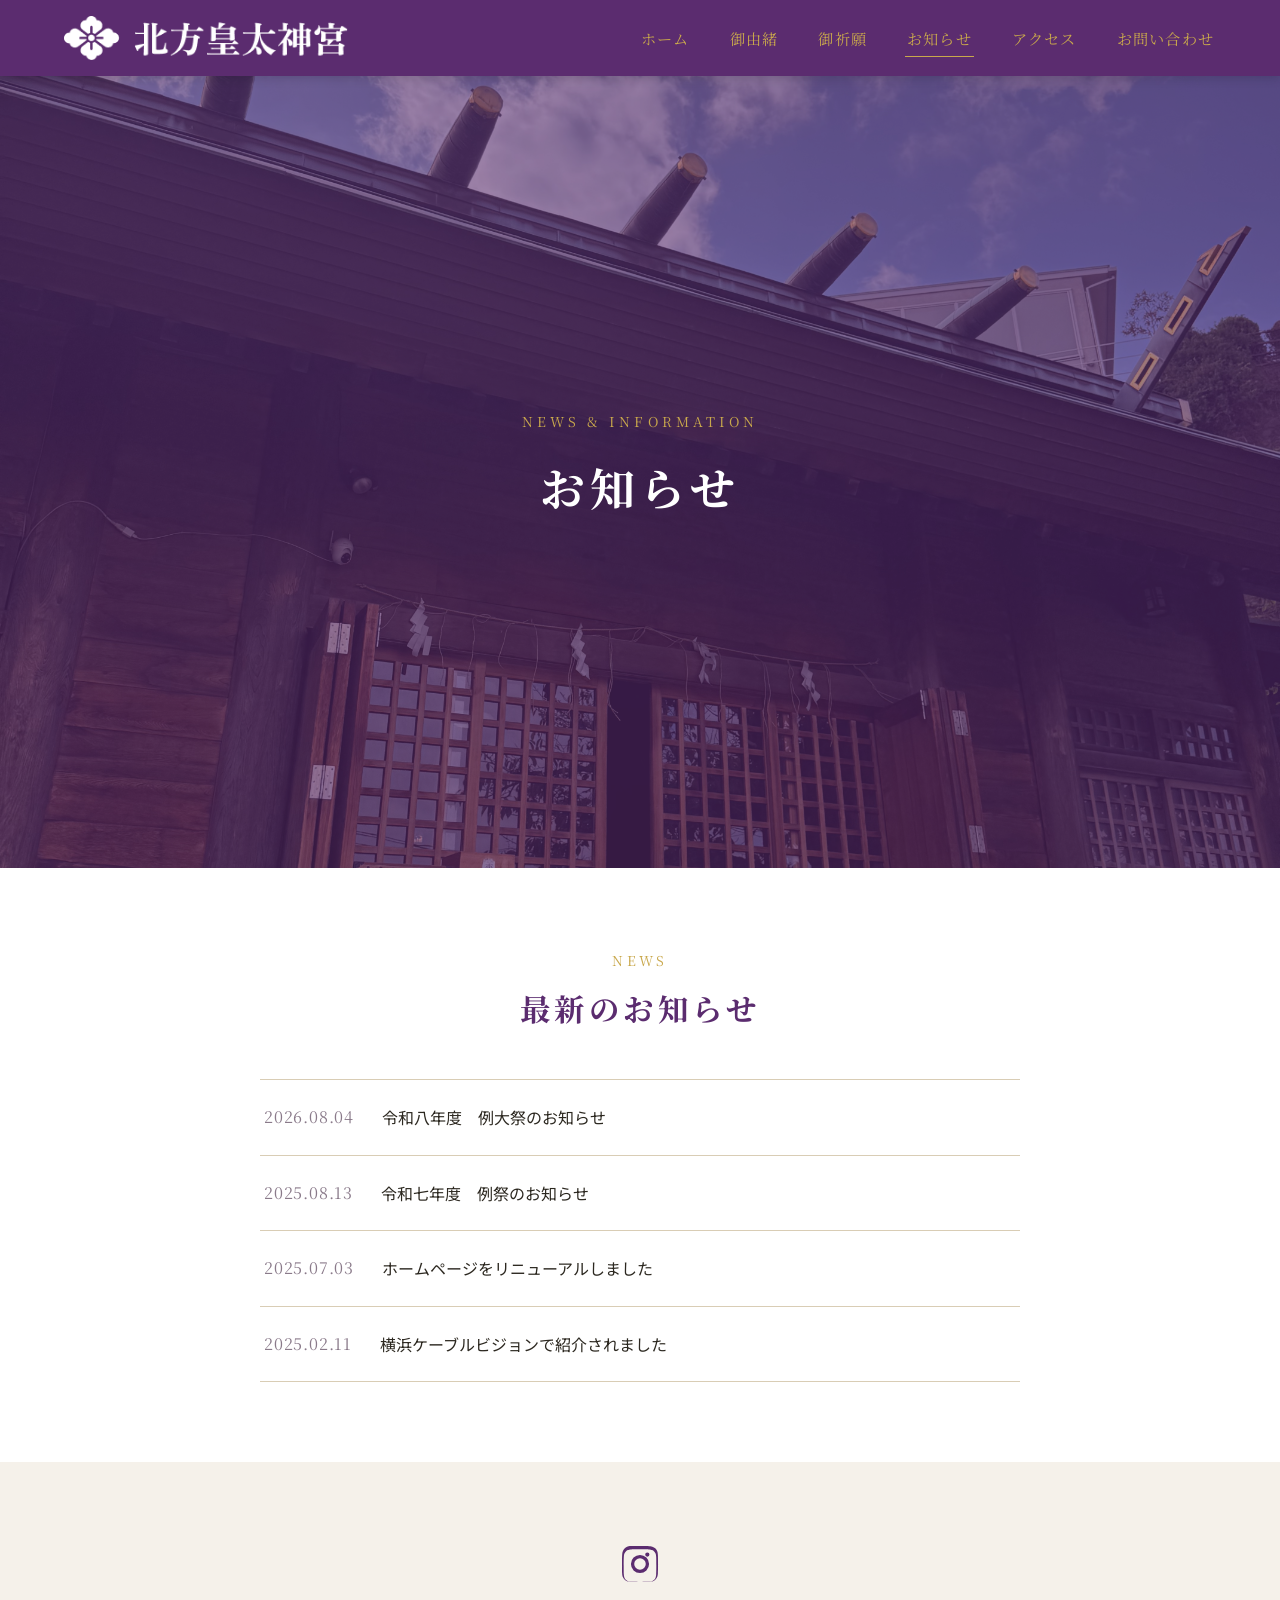
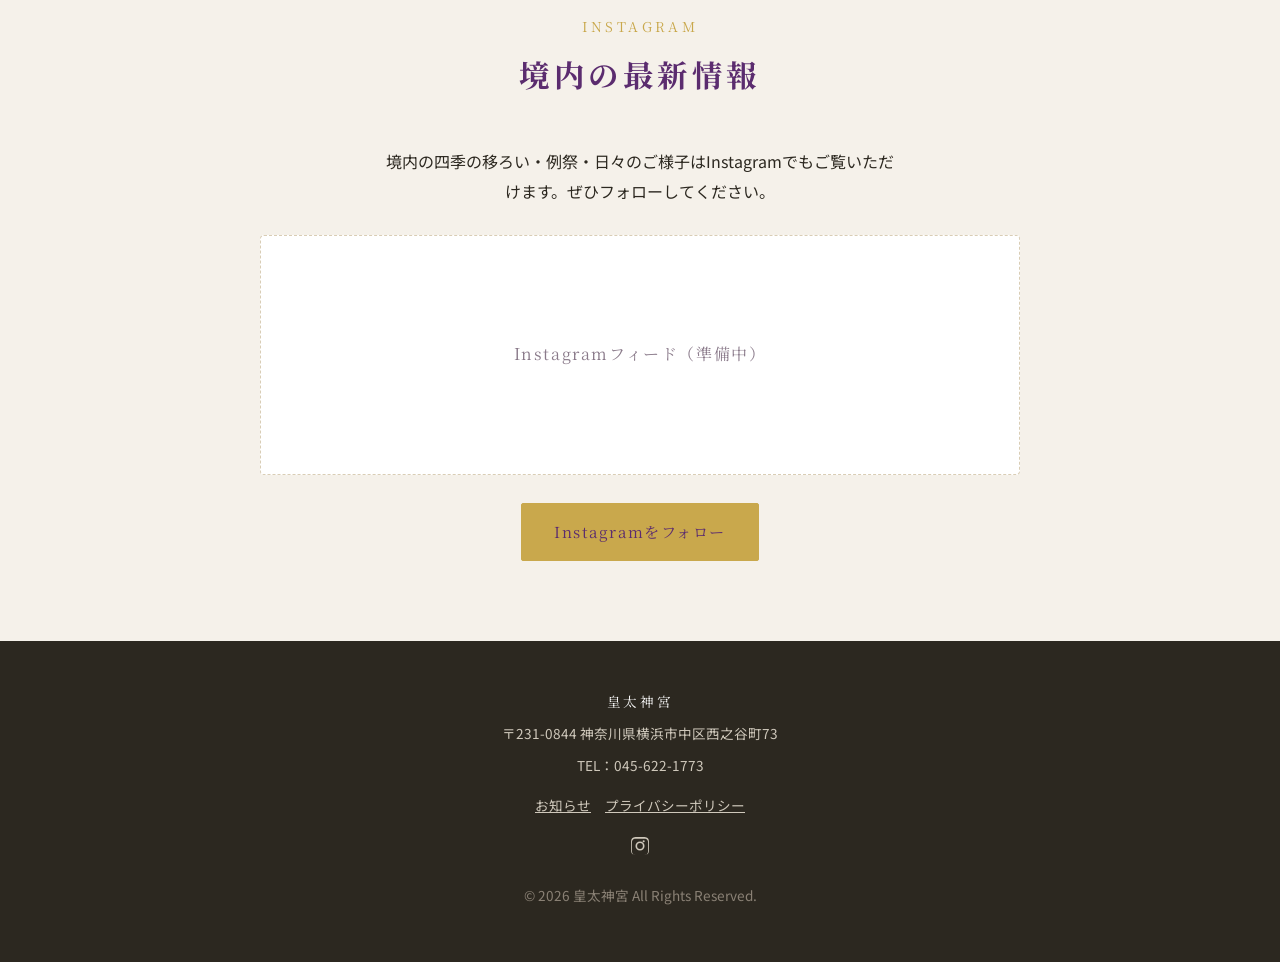
<file: news.html>
<!DOCTYPE html>
<html lang="ja">
<head>
<meta charset="UTF-8">
<meta name="viewport" content="width=device-width, initial-scale=1.0">
<title>お知らせ｜北方皇太神宮</title>
<meta name="description" content="北方皇太神宮からのお知らせ。例祭のご案内、ホームページのリニューアル、メディア掲載情報などをお届けします。">
<meta property="og:title" content="お知らせ｜北方皇太神宮">
<meta property="og:description" content="北方皇太神宮からのお知らせ。例祭・行事・境内の最新情報をお届けします。">
<meta property="og:type" content="website">
<meta property="og:url" content="https://koutaijinguu.com/news.html">
<meta property="og:image" content="https://koutaijinguu.com/images/2024-04-08_16-30-02_874.jpg">
<meta property="og:site_name" content="北方皇太神宮">
<meta property="og:locale" content="ja_JP">
<link rel="icon" type="image/png" href="images/kitagata-logo-white.png">
<link rel="preconnect" href="https://fonts.googleapis.com">
<link rel="preconnect" href="https://fonts.gstatic.com" crossorigin>
<link href="https://fonts.googleapis.com/css2?family=Noto+Serif+JP:wght@500;700&family=Noto+Sans+JP:wght@400;500&display=swap" rel="stylesheet">
<link rel="stylesheet" href="css/style.css">
</head>
<body>

<header class="site-header">
  <div class="header-inner">
    <a href="index.html" class="logo">
      <img src="images/kitagatakoutaijingu.png" alt="皇太神宮" loading="lazy">
    </a>
    <button class="hamburger" id="hamburgerBtn" aria-label="メニューを開く" aria-expanded="false">
      <span></span><span></span><span></span>
    </button>
    <nav class="main-nav" id="mainNav">
      <ul>
        <li><a href="index.html">ホーム</a></li>
        <li><a href="about.html">御由緒</a></li>
        <li><a href="prayers.html">御祈願</a></li>
        <li><a href="news.html">お知らせ</a></li>
        <li><a href="access.html">アクセス</a></li>
        <li><a href="contact.html">お問い合わせ</a></li>
      </ul>
    </nav>
  </div>
</header>

<main>

  <section class="hero hero-page hero-news" style="background-image:url('images/2025-10-30_09-08-20_762.jpg');">
    <div class="hero-inner">
      <span class="hero-en">NEWS & INFORMATION</span>
      <h1 class="hero-title">お知らせ</h1>
    </div>
  </section>

  <!-- お知らせ一覧 -->
  <section class="news-list-section">
    <div class="container">
      <span class="section-en">NEWS</span>
      <h2 class="section-title">最新のお知らせ</h2>
      <ul class="news-list">
        <li class="news-item">
          <span class="news-date">2026.08.04</span>
          <span class="news-text">令和八年度　例大祭のお知らせ</span>
        </li>
        <li class="news-item">
          <span class="news-date">2025.08.13</span>
          <span class="news-text">令和七年度　例祭のお知らせ</span>
        </li>
        <li class="news-item">
          <span class="news-date">2025.07.03</span>
          <span class="news-text">ホームページをリニューアルしました</span>
        </li>
        <li class="news-item">
          <span class="news-date">2025.02.11</span>
          <span class="news-text">横浜ケーブルビジョンで紹介されました</span>
        </li>
      </ul>
    </div>
  </section>

  <!-- Instagram -->
  <section class="instagram-section instagram-section--news">
    <div class="container">
      <svg class="instagram-icon" viewBox="0 0 24 24" aria-hidden="true">
        <path d="M12 2.2c3.2 0 3.58.01 4.85.07 1.17.05 1.8.25 2.23.41.56.22.96.48 1.38.9.42.42.68.82.9 1.38.16.42.36 1.06.41 2.23.06 1.27.07 1.65.07 4.85s-.01 3.58-.07 4.85c-.05 1.17-.25 1.8-.41 2.23-.22.56-.48.96-.9 1.38-.42.42-.82.68-1.38.9-.42.16-1.06.36-2.23.41-1.27.06-1.65.07-4.85.07s-3.58-.01-4.85-.07c-1.17-.05-1.8-.25-2.23-.41-.56-.22-.96-.48-1.38-.9-.42-.42-.68-.82-.9-1.38-.16-.42-.36-1.06-.41-2.23C2.21 15.58 2.2 15.2 2.2 12s.01-3.58.07-4.85c.05-1.17.25-1.8.41-2.23.22-.56.48-.96.9-1.38.42-.42.82-.68 1.38-.9.42-.16 1.06-.36 2.23-.41C8.42 2.21 8.8 2.2 12 2.2zm0 1.8c-3.15 0-3.5.01-4.73.07-.97.04-1.5.2-1.85.34-.46.18-.8.4-1.15.75-.35.35-.57.68-.75 1.15-.14.35-.3.88-.34 1.85-.06 1.23-.07 1.58-.07 4.73s.01 3.5.07 4.73c.04.97.2 1.5.34 1.85.18.46.4.8.75 1.15.35.35.68.57 1.15.75.35.14.88.3 1.85.34 1.23.06 1.58.07 4.73.07s3.5-.01 4.73-.07c.97-.04 1.5-.2 1.85-.34.46-.18.8-.4 1.15-.75.35-.35.57-.68.75-1.15.14-.35.3-.88.34-1.85.06-1.23.07-1.58.07-4.73s-.01-3.5-.07-4.73c-.04-.97-.2-1.5-.34-1.85-.18-.46-.4-.8-.75-1.15-.35-.35-.68-.57-1.15-.75-.35-.14-.88-.3-1.85-.34C15.5 4.01 15.15 4 12 4zm0 3.05A4.95 4.95 0 1 1 12 16.95 4.95 4.95 0 0 1 12 7.05zm0 1.8a3.15 3.15 0 1 0 0 6.3 3.15 3.15 0 0 0 0-6.3zm5.15-2a1.16 1.16 0 1 1-2.32 0 1.16 1.16 0 0 1 2.32 0z"/>
      </svg>
      <span class="section-en">INSTAGRAM</span>
      <h2 class="section-title">境内の最新情報</h2>
      <p>境内の四季の移ろい・例祭・日々のご様子はInstagramでもご覧いただけます。ぜひフォローしてください。</p>

      <!-- Instagramフィード埋め込みエリア（後日設定予定） -->
      <div class="instagram-feed-placeholder">
        Instagramフィード（準備中）
      </div>

      <a href="https://www.instagram.com/kotaijingu73/" target="_blank" rel="noopener noreferrer" class="btn btn-primary">Instagramをフォロー</a>
    </div>
  </section>

</main>

<footer class="site-footer">
  <p class="footer-name">皇太神宮</p>
  <p>〒231-0844 神奈川県横浜市中区西之谷町73</p>
  <p>TEL：045-622-1773</p>
  <p class="footer-links"><a href="news.html">お知らせ</a>　<a href="privacy.html">プライバシーポリシー</a></p>
  <p class="footer-social">
    <a href="https://www.instagram.com/kotaijingu73/" target="_blank" rel="noopener noreferrer" aria-label="Instagram">
      <svg class="footer-instagram-icon" viewBox="0 0 24 24" aria-hidden="true">
        <path d="M12 2.2c3.2 0 3.58.01 4.85.07 1.17.05 1.8.25 2.23.41.56.22.96.48 1.38.9.42.42.68.82.9 1.38.16.42.36 1.06.41 2.23.06 1.27.07 1.65.07 4.85s-.01 3.58-.07 4.85c-.05 1.17-.25 1.8-.41 2.23-.22.56-.48.96-.9 1.38-.42.42-.82.68-1.38.9-.42.16-1.06.36-2.23.41-1.27.06-1.65.07-4.85.07s-3.58-.01-4.85-.07c-1.17-.05-1.8-.25-2.23-.41-.56-.22-.96-.48-1.38-.9-.42-.42-.68-.82-.9-1.38-.16-.42-.36-1.06-.41-2.23C2.21 15.58 2.2 15.2 2.2 12s.01-3.58.07-4.85c.05-1.17.25-1.8.41-2.23.22-.56.48-.96.9-1.38.42-.42.82-.68 1.38-.9.42-.16 1.06-.36 2.23-.41C8.42 2.21 8.8 2.2 12 2.2zm0 1.8c-3.15 0-3.5.01-4.73.07-.97.04-1.5.2-1.85.34-.46.18-.8.4-1.15.75-.35.35-.57.68-.75 1.15-.14.35-.3.88-.34 1.85-.06 1.23-.07 1.58-.07 4.73s.01 3.5.07 4.73c.04.97.2 1.5.34 1.85.18.46.4.8.75 1.15.35.35.68.57 1.15.75.35.14.88.3 1.85.34 1.23.06 1.58.07 4.73.07s3.5-.01 4.73-.07c.97-.04 1.5-.2 1.85-.34.46-.18.8-.4 1.15-.75.35-.35.57-.68.75-1.15.14-.35.3-.88.34-1.85.06-1.23.07-1.58.07-4.73s-.01-3.5-.07-4.73c-.04-.97-.2-1.5-.34-1.85-.18-.46-.4-.8-.75-1.15-.35-.35-.68-.57-1.15-.75-.35-.14-.88-.3-1.85-.34C15.5 4.01 15.15 4 12 4zm0 3.05A4.95 4.95 0 1 1 12 16.95 4.95 4.95 0 0 1 12 7.05zm0 1.8a3.15 3.15 0 1 0 0 6.3 3.15 3.15 0 0 0 0-6.3zm5.15-2a1.16 1.16 0 1 1-2.32 0 1.16 1.16 0 0 1 2.32 0z"/>
      </svg>
    </a>
  </p>
  <p class="footer-copyright">&copy; <span id="year"></span> 皇太神宮 All Rights Reserved.</p>
</footer>

<script src="js/main.js"></script>
</body>
</html>
</file>
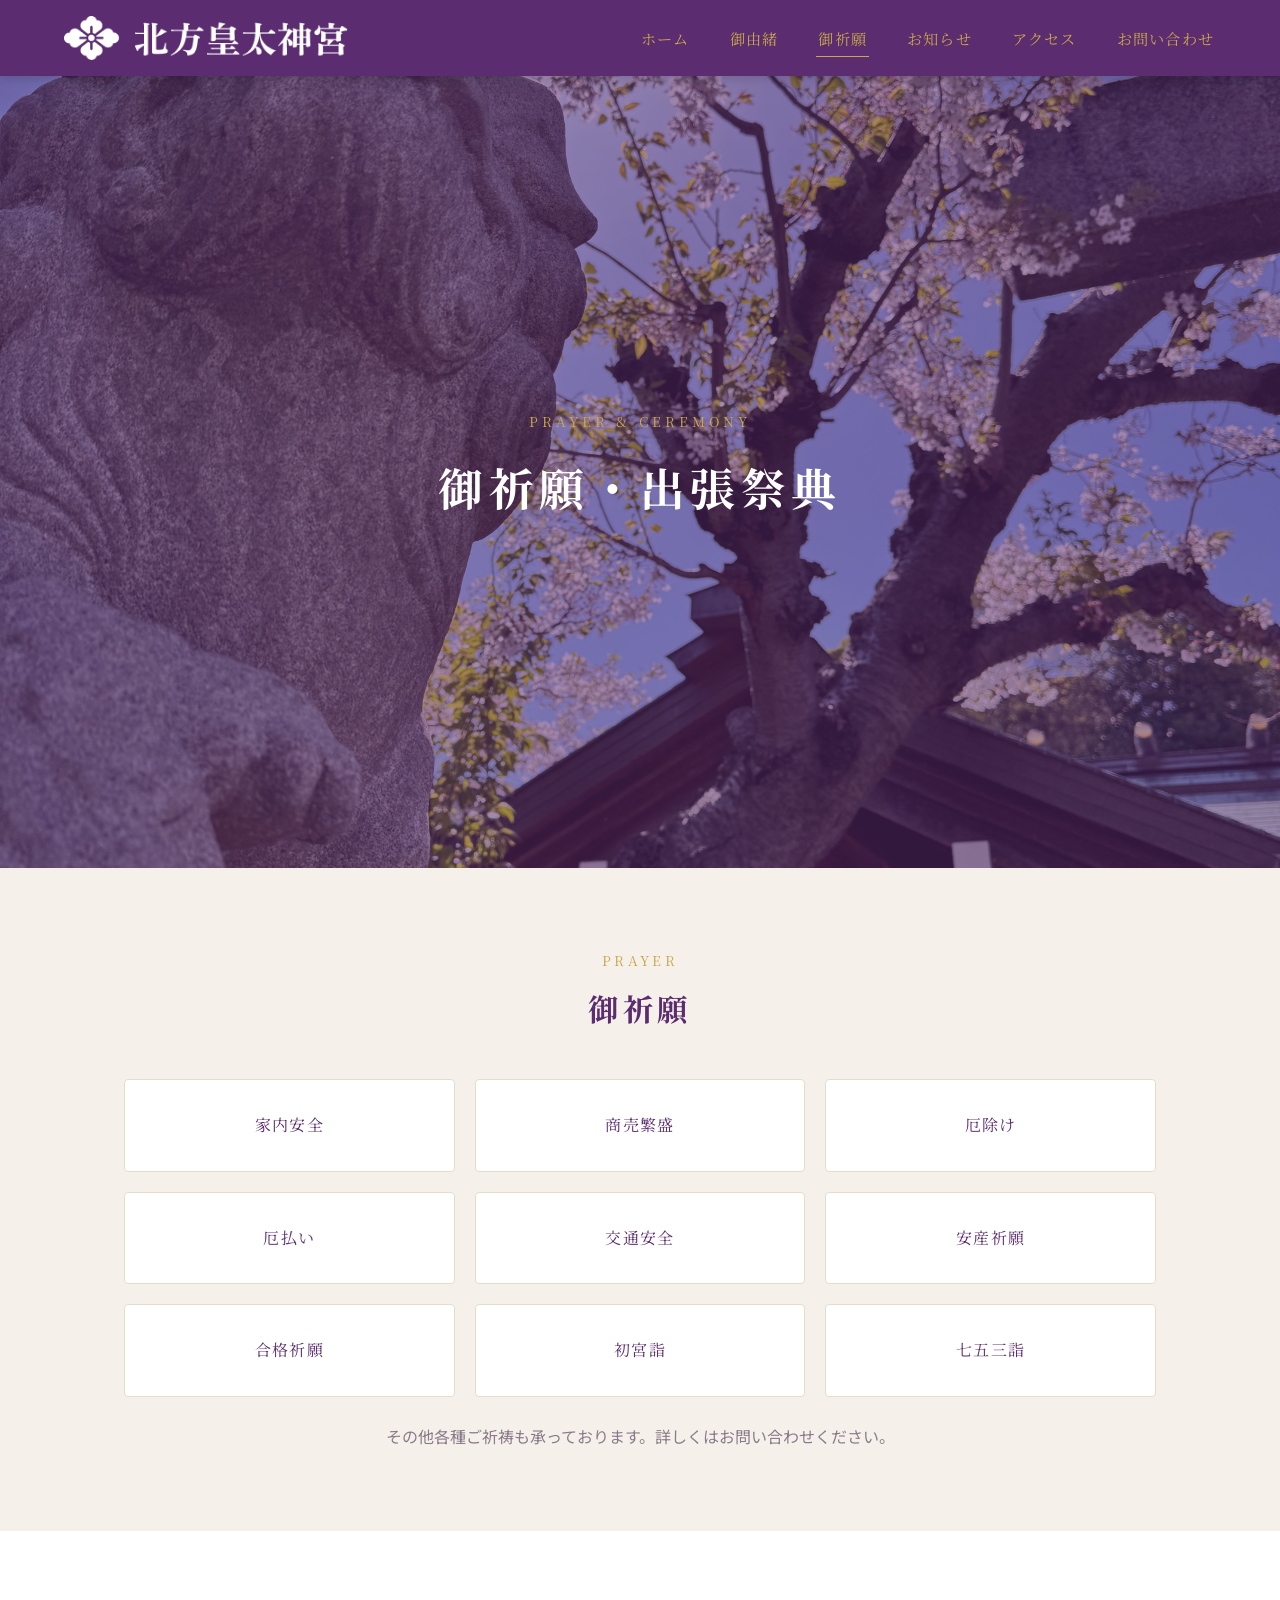
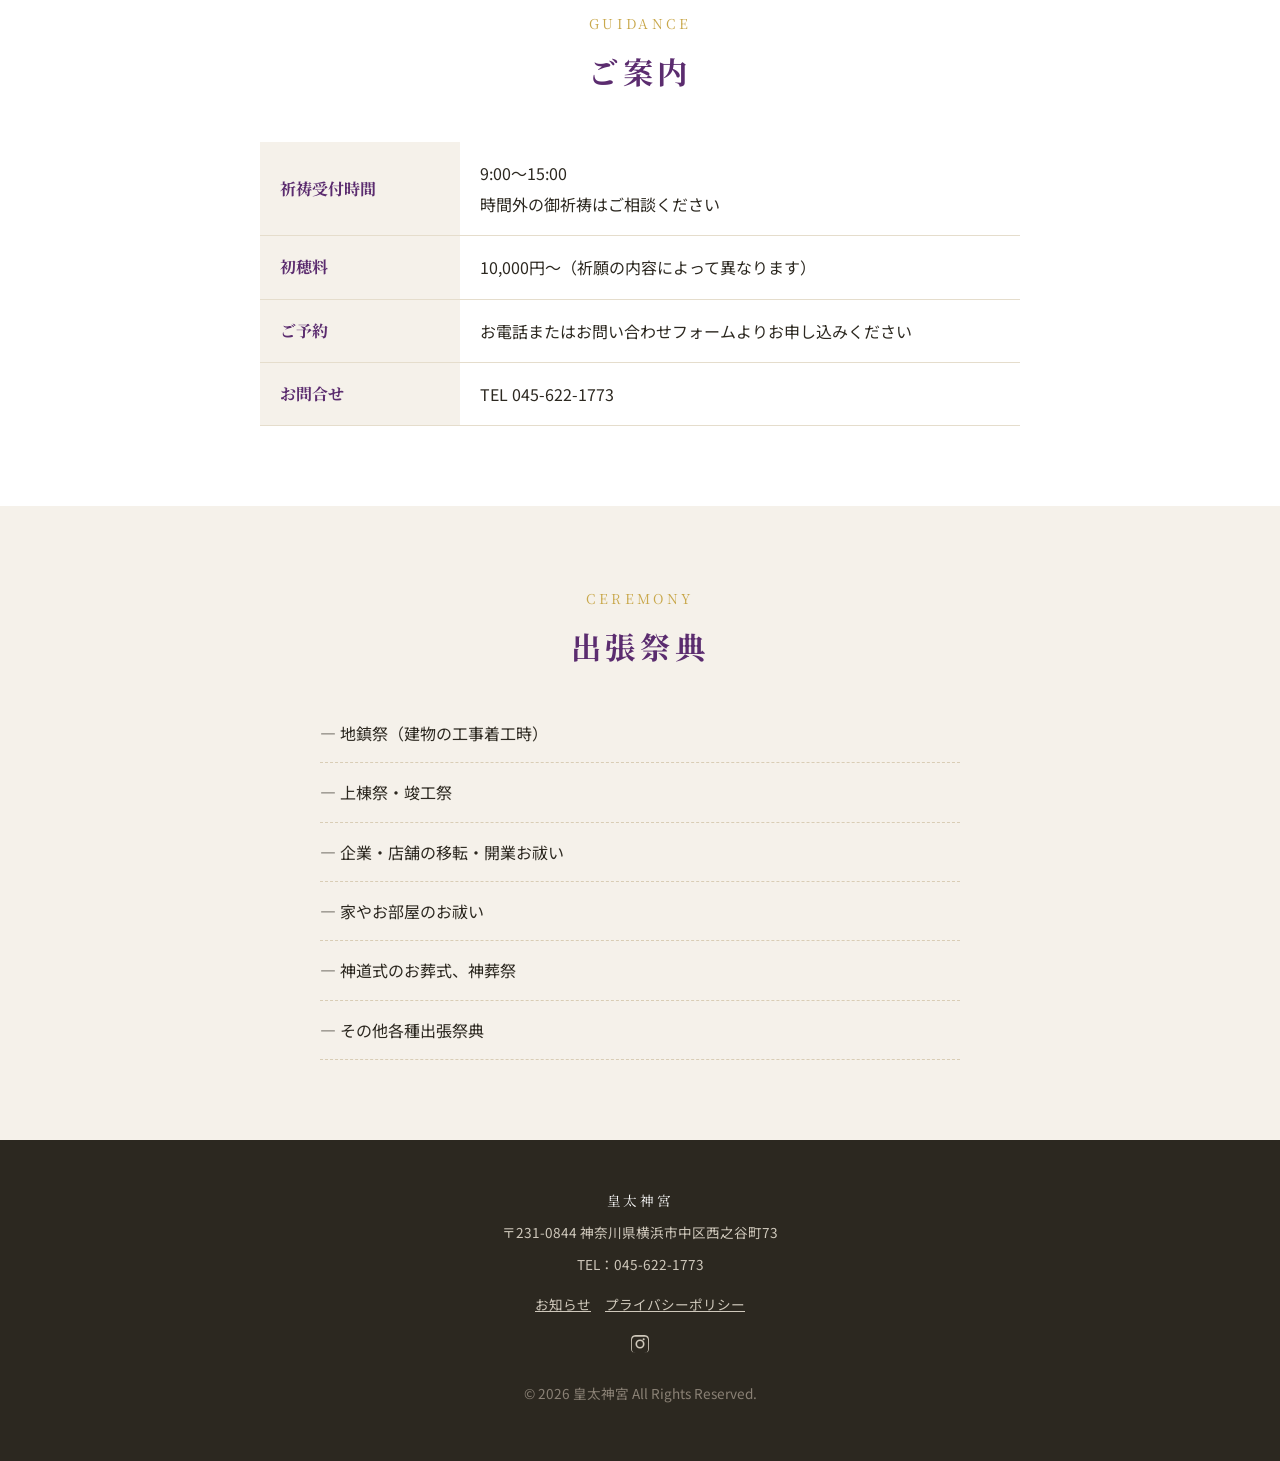
<file: prayers.html>
<!DOCTYPE html>
<html lang="ja">
<head>
<meta charset="UTF-8">
<meta name="viewport" content="width=device-width, initial-scale=1.0">
<title>御祈願・出張祭典｜北方皇太神宮</title>
<meta name="description" content="皇太神宮の御祈願・出張祭典のご案内。家内安全・商売繁盛・厄除け・安産祈願・七五三詣・地鎮祭など各種ご祈祷を承ります。">
<meta property="og:title" content="御祈願・出張祭典｜北方皇太神宮">
<meta property="og:description" content="北方皇太神宮の御祈願・出張祭典のご案内。家内安全・厄除け・安産祈願など各種御祈願を承っております。">
<meta property="og:type" content="website">
<meta property="og:url" content="https://koutaijinguu.com/prayers.html">
<meta property="og:image" content="https://koutaijinguu.com/images/2024-04-08_16-30-02_874.jpg">
<meta property="og:site_name" content="北方皇太神宮">
<meta property="og:locale" content="ja_JP">
<link rel="icon" type="image/png" href="images/kitagata-logo-white.png">
<link rel="preconnect" href="https://fonts.googleapis.com">
<link rel="preconnect" href="https://fonts.gstatic.com" crossorigin>
<link href="https://fonts.googleapis.com/css2?family=Noto+Serif+JP:wght@500;700&family=Noto+Sans+JP:wght@400;500&display=swap" rel="stylesheet">
<link rel="stylesheet" href="css/style.css">
</head>
<body>

<header class="site-header">
  <div class="header-inner">
    <a href="index.html" class="logo">
      <img src="images/kitagatakoutaijingu.png" alt="皇太神宮" loading="lazy">
    </a>
    <button class="hamburger" id="hamburgerBtn" aria-label="メニューを開く" aria-expanded="false">
      <span></span><span></span><span></span>
    </button>
    <nav class="main-nav" id="mainNav">
      <ul>
        <li><a href="index.html">ホーム</a></li>
        <li><a href="about.html">御由緒</a></li>
        <li><a href="prayers.html">御祈願</a></li>
        <li><a href="news.html">お知らせ</a></li>
        <li><a href="access.html">アクセス</a></li>
        <li><a href="contact.html">お問い合わせ</a></li>
      </ul>
    </nav>
  </div>
</header>

<main>

  <section class="hero hero-page" style="background-image:url('images/2024-04-10_09-48-39_506.jpg');">
    <div class="hero-inner">
      <span class="hero-en">PRAYER & CEREMONY</span>
      <h1 class="hero-title">御祈願・出張祭典</h1>
    </div>
  </section>

  <!-- 御祈願カード -->
  <section>
    <div class="container">
      <span class="section-en">PRAYER</span>
      <h2 class="section-title">御祈願</h2>
      <div class="prayer-grid">
        <div class="prayer-card">家内安全</div>
        <div class="prayer-card">商売繁盛</div>
        <div class="prayer-card">厄除け</div>
        <div class="prayer-card">厄払い</div>
        <div class="prayer-card">交通安全</div>
        <div class="prayer-card">安産祈願</div>
        <div class="prayer-card">合格祈願</div>
        <div class="prayer-card">初宮詣</div>
        <div class="prayer-card">七五三詣</div>
      </div>
      <p style="text-align:center; margin-top:24px; color:var(--color-sub);">その他各種ご祈祷も承っております。詳しくはお問い合わせください。</p>
    </div>
  </section>

  <!-- ご案内テーブル -->
  <section class="info-table-section">
    <div class="container">
      <span class="section-en">GUIDANCE</span>
      <h2 class="section-title">ご案内</h2>
      <table class="info-table">
        <tbody>
          <tr>
            <th>祈祷受付時間</th>
            <td>9:00〜15:00<br>時間外の御祈祷はご相談ください</td>
          </tr>
          <tr>
            <th>初穂料</th>
            <td>10,000円〜（祈願の内容によって異なります）</td>
          </tr>
          <tr>
            <th>ご予約</th>
            <td>お電話またはお問い合わせフォームよりお申し込みください</td>
          </tr>
          <tr>
            <th>お問合せ</th>
            <td>TEL 045-622-1773</td>
          </tr>
        </tbody>
      </table>
    </div>
  </section>

  <!-- 出張祭典 -->
  <section>
    <div class="container">
      <span class="section-en">CEREMONY</span>
      <h2 class="section-title">出張祭典</h2>
      <ul class="ceremony-list">
        <li>― 地鎮祭（建物の工事着工時）</li>
        <li>― 上棟祭・竣工祭</li>
        <li>― 企業・店舗の移転・開業お祓い</li>
        <li>― 家やお部屋のお祓い</li>
        <li>― 神道式のお葬式、神葬祭</li>
        <li>― その他各種出張祭典</li>
      </ul>
    </div>
  </section>

</main>

<footer class="site-footer">
  <p class="footer-name">皇太神宮</p>
  <p>〒231-0844 神奈川県横浜市中区西之谷町73</p>
  <p>TEL：045-622-1773</p>
  <p class="footer-links"><a href="news.html">お知らせ</a>　<a href="privacy.html">プライバシーポリシー</a></p>
  <p class="footer-social">
    <a href="https://www.instagram.com/kotaijingu73/" target="_blank" rel="noopener noreferrer" aria-label="Instagram">
      <svg class="footer-instagram-icon" viewBox="0 0 24 24" aria-hidden="true">
        <path d="M12 2.2c3.2 0 3.58.01 4.85.07 1.17.05 1.8.25 2.23.41.56.22.96.48 1.38.9.42.42.68.82.9 1.38.16.42.36 1.06.41 2.23.06 1.27.07 1.65.07 4.85s-.01 3.58-.07 4.85c-.05 1.17-.25 1.8-.41 2.23-.22.56-.48.96-.9 1.38-.42.42-.82.68-1.38.9-.42.16-1.06.36-2.23.41-1.27.06-1.65.07-4.85.07s-3.58-.01-4.85-.07c-1.17-.05-1.8-.25-2.23-.41-.56-.22-.96-.48-1.38-.9-.42-.42-.68-.82-.9-1.38-.16-.42-.36-1.06-.41-2.23C2.21 15.58 2.2 15.2 2.2 12s.01-3.58.07-4.85c.05-1.17.25-1.8.41-2.23.22-.56.48-.96.9-1.38.42-.42.82-.68 1.38-.9.42-.16 1.06-.36 2.23-.41C8.42 2.21 8.8 2.2 12 2.2zm0 1.8c-3.15 0-3.5.01-4.73.07-.97.04-1.5.2-1.85.34-.46.18-.8.4-1.15.75-.35.35-.57.68-.75 1.15-.14.35-.3.88-.34 1.85-.06 1.23-.07 1.58-.07 4.73s.01 3.5.07 4.73c.04.97.2 1.5.34 1.85.18.46.4.8.75 1.15.35.35.68.57 1.15.75.35.14.88.3 1.85.34 1.23.06 1.58.07 4.73.07s3.5-.01 4.73-.07c.97-.04 1.5-.2 1.85-.34.46-.18.8-.4 1.15-.75.35-.35.57-.68.75-1.15.14-.35.3-.88.34-1.85.06-1.23.07-1.58.07-4.73s-.01-3.5-.07-4.73c-.04-.97-.2-1.5-.34-1.85-.18-.46-.4-.8-.75-1.15-.35-.35-.68-.57-1.15-.75-.35-.14-.88-.3-1.85-.34C15.5 4.01 15.15 4 12 4zm0 3.05A4.95 4.95 0 1 1 12 16.95 4.95 4.95 0 0 1 12 7.05zm0 1.8a3.15 3.15 0 1 0 0 6.3 3.15 3.15 0 0 0 0-6.3zm5.15-2a1.16 1.16 0 1 1-2.32 0 1.16 1.16 0 0 1 2.32 0z"/>
      </svg>
    </a>
  </p>
  <p class="footer-copyright">&copy; <span id="year"></span> 皇太神宮 All Rights Reserved.</p>
</footer>

<script src="js/main.js"></script>
</body>
</html>
</file>
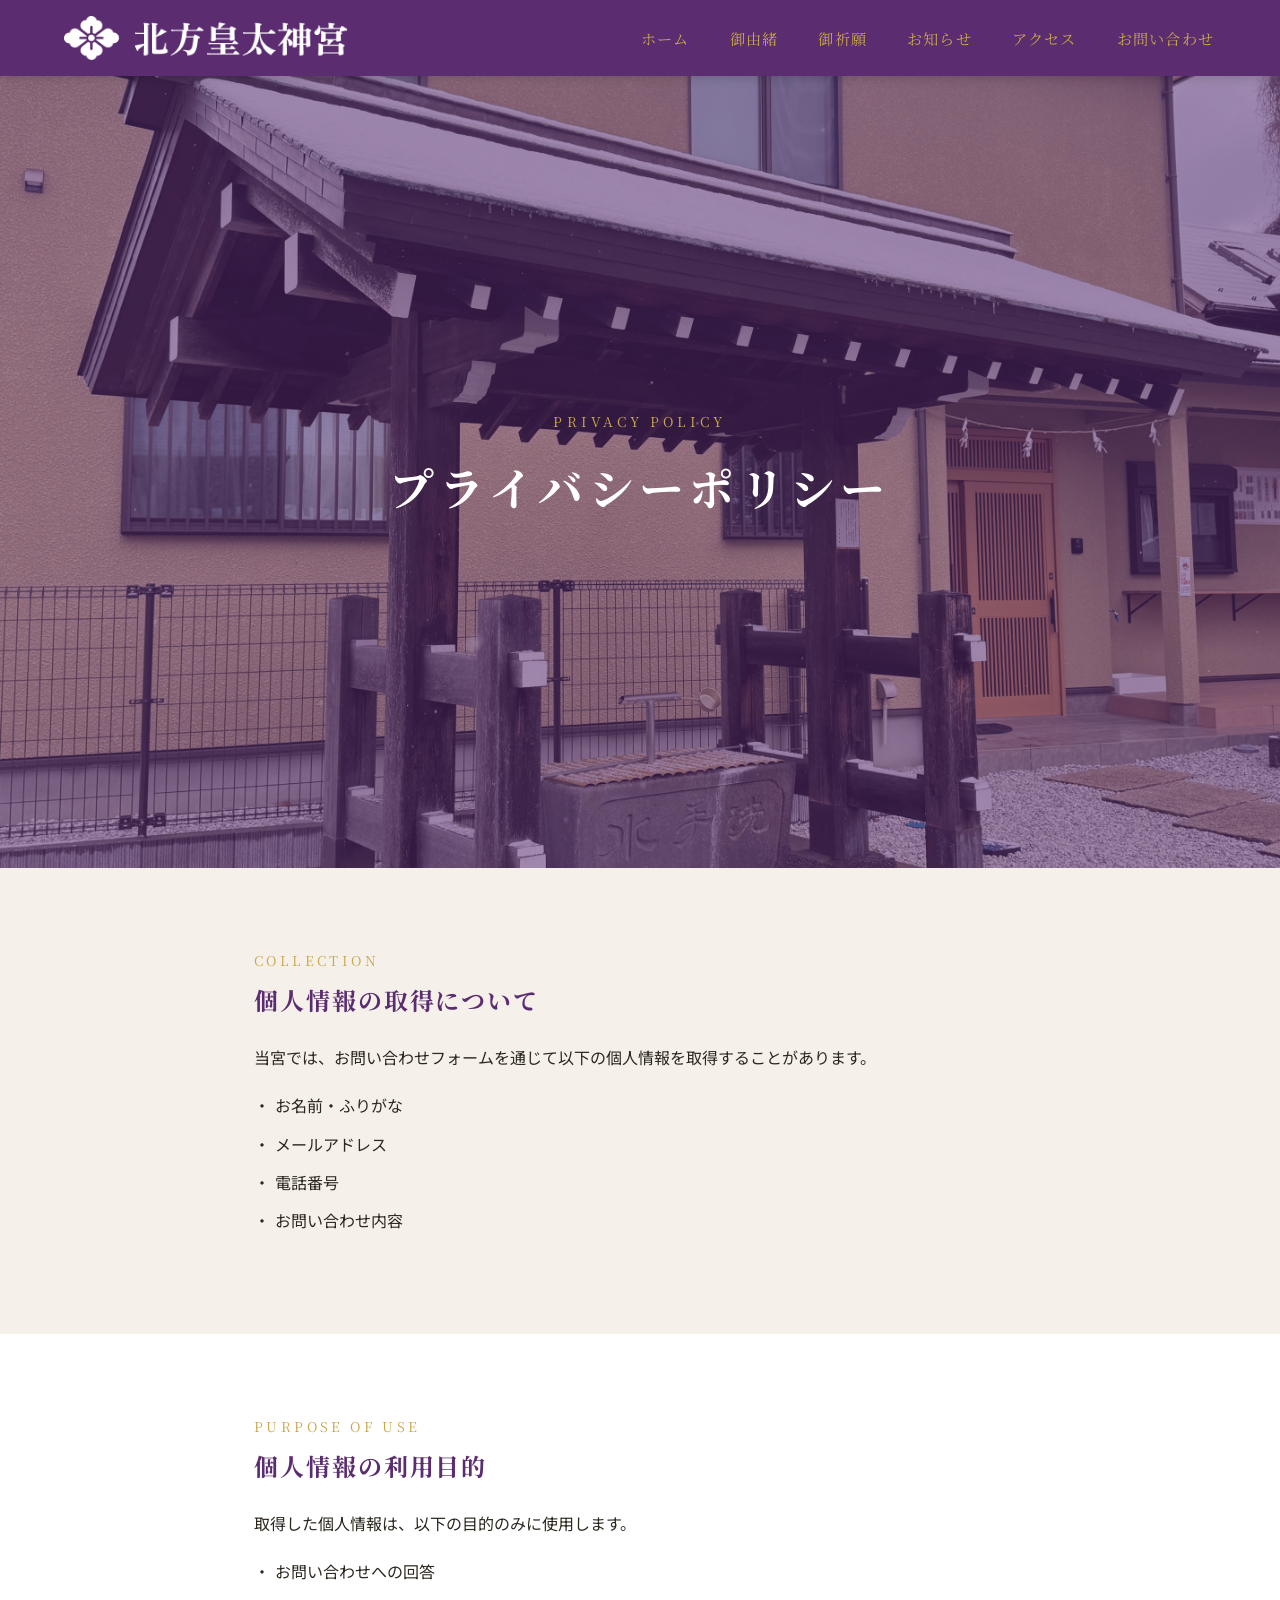
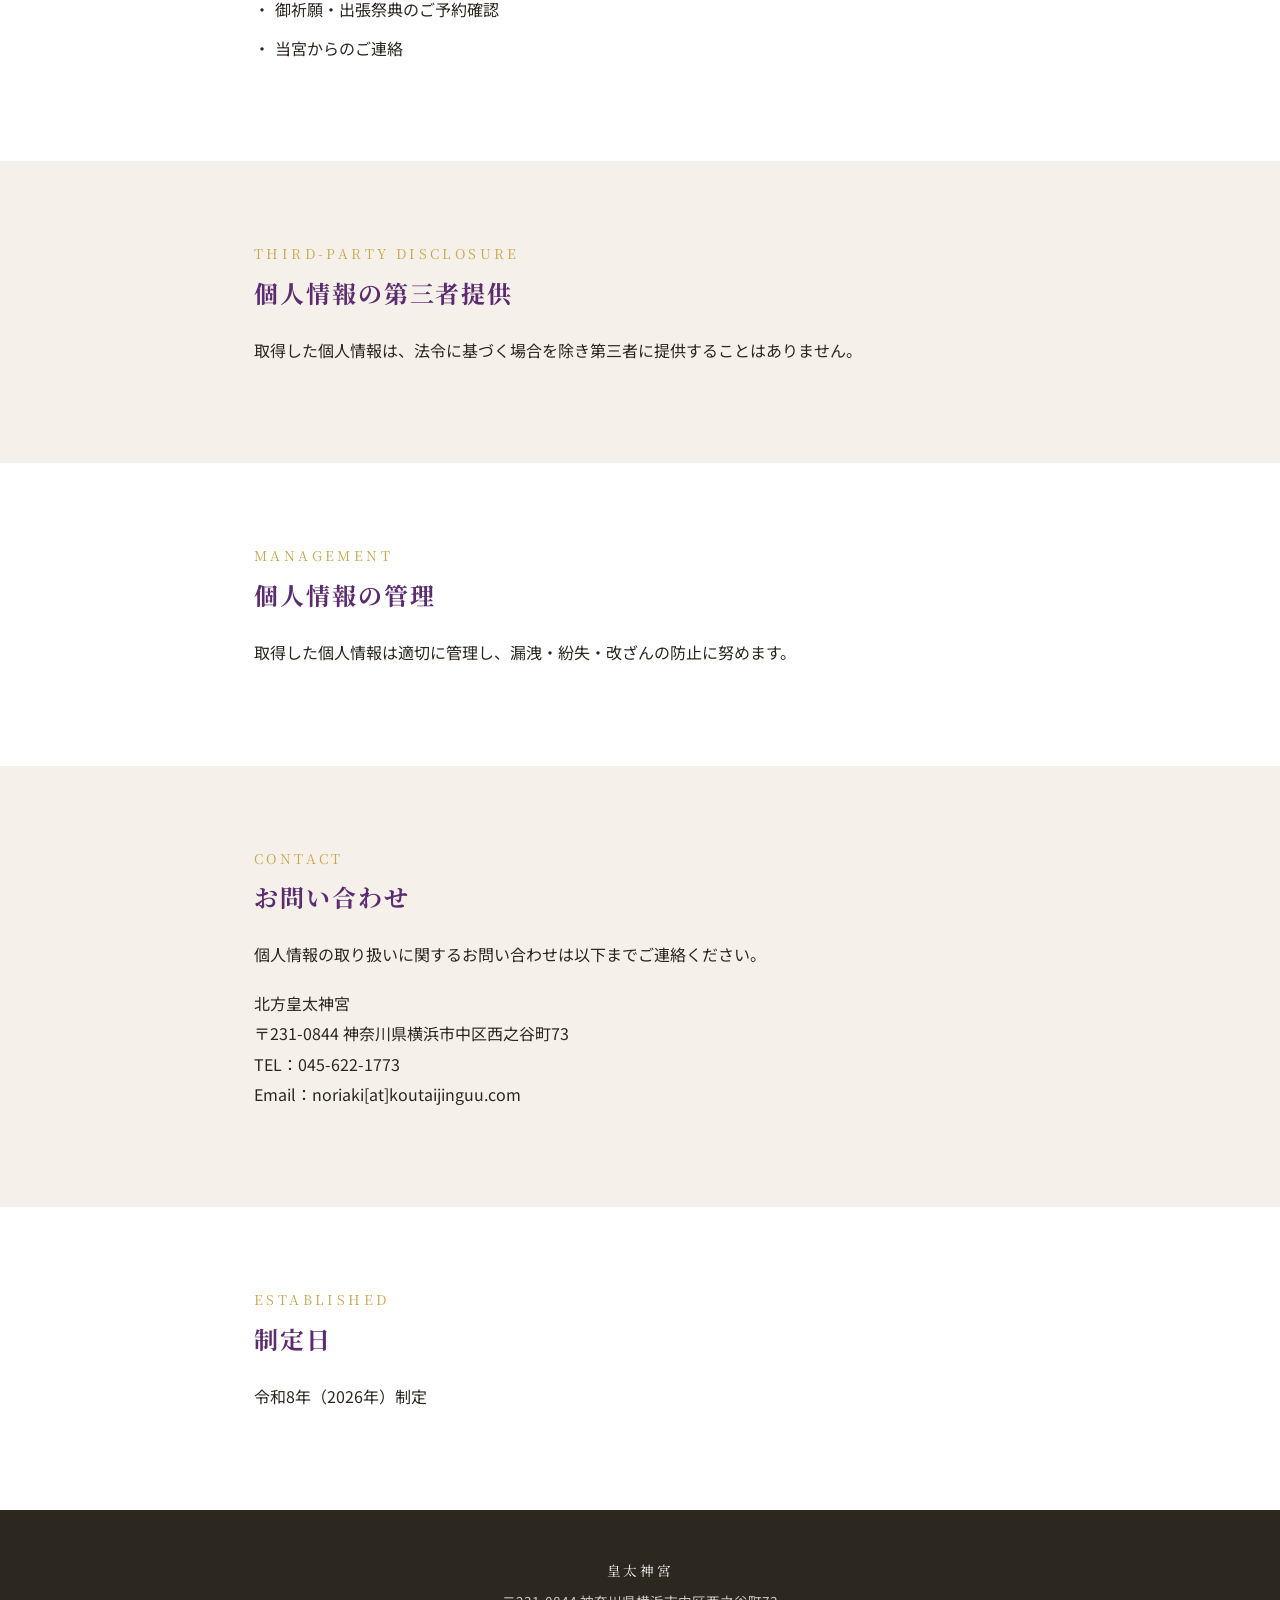
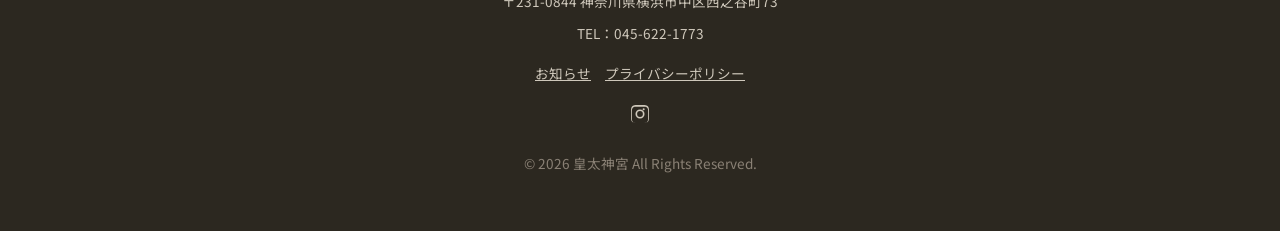
<file: privacy.html>
<!DOCTYPE html>
<html lang="ja">
<head>
<meta charset="UTF-8">
<meta name="viewport" content="width=device-width, initial-scale=1.0">
<title>プライバシーポリシー｜北方皇太神宮</title>
<meta name="description" content="北方皇太神宮のプライバシーポリシー。お問い合わせフォームを通じて取得する個人情報の取り扱いについてご案内します。">
<meta property="og:title" content="プライバシーポリシー｜北方皇太神宮">
<meta property="og:description" content="北方皇太神宮のプライバシーポリシー。個人情報の取り扱いについて。">
<meta property="og:type" content="website">
<meta property="og:url" content="https://koutaijinguu.com/privacy.html">
<meta property="og:image" content="https://koutaijinguu.com/images/2024-04-08_16-30-02_874.jpg">
<meta property="og:site_name" content="北方皇太神宮">
<meta property="og:locale" content="ja_JP">
<link rel="icon" type="image/png" href="images/kitagata-logo-white.png">
<link rel="preconnect" href="https://fonts.googleapis.com">
<link rel="preconnect" href="https://fonts.gstatic.com" crossorigin>
<link href="https://fonts.googleapis.com/css2?family=Noto+Serif+JP:wght@500;700&family=Noto+Sans+JP:wght@400;500&display=swap" rel="stylesheet">
<link rel="stylesheet" href="css/style.css">
</head>
<body>

<header class="site-header">
  <div class="header-inner">
    <a href="index.html" class="logo">
      <img src="images/kitagatakoutaijingu.png" alt="皇太神宮" loading="lazy">
    </a>
    <button class="hamburger" id="hamburgerBtn" aria-label="メニューを開く" aria-expanded="false">
      <span></span><span></span><span></span>
    </button>
    <nav class="main-nav" id="mainNav">
      <ul>
        <li><a href="index.html">ホーム</a></li>
        <li><a href="about.html">御由緒</a></li>
        <li><a href="prayers.html">御祈願</a></li>
        <li><a href="news.html">お知らせ</a></li>
        <li><a href="access.html">アクセス</a></li>
        <li><a href="contact.html">お問い合わせ</a></li>
      </ul>
    </nav>
  </div>
</header>

<main>

  <section class="hero hero-page" style="background-image:url('images/2026-02-08_08-38-59_339.jpg');">
    <div class="hero-inner">
      <span class="hero-en">PRIVACY POLICY</span>
      <h1 class="hero-title">プライバシーポリシー</h1>
    </div>
  </section>

  <!-- 個人情報の取得について -->
  <section class="content-section">
    <div class="container content-inner">
      <div class="content-heading">
        <span class="section-en">COLLECTION</span>
        <h3>個人情報の取得について</h3>
      </div>
      <p>
        当宮では、お問い合わせフォームを通じて以下の個人情報を取得することがあります。
      </p>
      <ul class="policy-list">
        <li>お名前・ふりがな</li>
        <li>メールアドレス</li>
        <li>電話番号</li>
        <li>お問い合わせ内容</li>
      </ul>
    </div>
  </section>

  <!-- 個人情報の利用目的 -->
  <section class="content-section">
    <div class="container content-inner">
      <div class="content-heading">
        <span class="section-en">PURPOSE OF USE</span>
        <h3>個人情報の利用目的</h3>
      </div>
      <p>
        取得した個人情報は、以下の目的のみに使用します。
      </p>
      <ul class="policy-list">
        <li>お問い合わせへの回答</li>
        <li>御祈願・出張祭典のご予約確認</li>
        <li>当宮からのご連絡</li>
      </ul>
    </div>
  </section>

  <!-- 個人情報の第三者提供 -->
  <section class="content-section">
    <div class="container content-inner">
      <div class="content-heading">
        <span class="section-en">THIRD-PARTY DISCLOSURE</span>
        <h3>個人情報の第三者提供</h3>
      </div>
      <p>
        取得した個人情報は、法令に基づく場合を除き第三者に提供することはありません。
      </p>
    </div>
  </section>

  <!-- 個人情報の管理 -->
  <section class="content-section">
    <div class="container content-inner">
      <div class="content-heading">
        <span class="section-en">MANAGEMENT</span>
        <h3>個人情報の管理</h3>
      </div>
      <p>
        取得した個人情報は適切に管理し、漏洩・紛失・改ざんの防止に努めます。
      </p>
    </div>
  </section>

  <!-- お問い合わせ -->
  <section class="content-section">
    <div class="container content-inner">
      <div class="content-heading">
        <span class="section-en">CONTACT</span>
        <h3>お問い合わせ</h3>
      </div>
      <p>
        個人情報の取り扱いに関するお問い合わせは以下までご連絡ください。
      </p>
      <p>
        北方皇太神宮<br>
        〒231-0844 神奈川県横浜市中区西之谷町73<br>
        TEL：045-622-1773<br>
        Email：<a href="mailto:noriaki@koutaijinguu.com">noriaki[at]koutaijinguu.com</a>
      </p>
    </div>
  </section>

  <!-- 制定日 -->
  <section class="content-section">
    <div class="container content-inner">
      <div class="content-heading">
        <span class="section-en">ESTABLISHED</span>
        <h3>制定日</h3>
      </div>
      <p>
        令和8年（2026年）制定
      </p>
    </div>
  </section>

</main>

<footer class="site-footer">
  <p class="footer-name">皇太神宮</p>
  <p>〒231-0844 神奈川県横浜市中区西之谷町73</p>
  <p>TEL：045-622-1773</p>
  <p class="footer-links"><a href="news.html">お知らせ</a>　<a href="privacy.html">プライバシーポリシー</a></p>
  <p class="footer-social">
    <a href="https://www.instagram.com/kotaijingu73/" target="_blank" rel="noopener noreferrer" aria-label="Instagram">
      <svg class="footer-instagram-icon" viewBox="0 0 24 24" aria-hidden="true">
        <path d="M12 2.2c3.2 0 3.58.01 4.85.07 1.17.05 1.8.25 2.23.41.56.22.96.48 1.38.9.42.42.68.82.9 1.38.16.42.36 1.06.41 2.23.06 1.27.07 1.65.07 4.85s-.01 3.58-.07 4.85c-.05 1.17-.25 1.8-.41 2.23-.22.56-.48.96-.9 1.38-.42.42-.82.68-1.38.9-.42.16-1.06.36-2.23.41-1.27.06-1.65.07-4.85.07s-3.58-.01-4.85-.07c-1.17-.05-1.8-.25-2.23-.41-.56-.22-.96-.48-1.38-.9-.42-.42-.68-.82-.9-1.38-.16-.42-.36-1.06-.41-2.23C2.21 15.58 2.2 15.2 2.2 12s.01-3.58.07-4.85c.05-1.17.25-1.8.41-2.23.22-.56.48-.96.9-1.38.42-.42.82-.68 1.38-.9.42-.16 1.06-.36 2.23-.41C8.42 2.21 8.8 2.2 12 2.2zm0 1.8c-3.15 0-3.5.01-4.73.07-.97.04-1.5.2-1.85.34-.46.18-.8.4-1.15.75-.35.35-.57.68-.75 1.15-.14.35-.3.88-.34 1.85-.06 1.23-.07 1.58-.07 4.73s.01 3.5.07 4.73c.04.97.2 1.5.34 1.85.18.46.4.8.75 1.15.35.35.68.57 1.15.75.35.14.88.3 1.85.34 1.23.06 1.58.07 4.73.07s3.5-.01 4.73-.07c.97-.04 1.5-.2 1.85-.34.46-.18.8-.4 1.15-.75.35-.35.57-.68.75-1.15.14-.35.3-.88.34-1.85.06-1.23.07-1.58.07-4.73s-.01-3.5-.07-4.73c-.04-.97-.2-1.5-.34-1.85-.18-.46-.4-.8-.75-1.15-.35-.35-.68-.57-1.15-.75-.35-.14-.88-.3-1.85-.34C15.5 4.01 15.15 4 12 4zm0 3.05A4.95 4.95 0 1 1 12 16.95 4.95 4.95 0 0 1 12 7.05zm0 1.8a3.15 3.15 0 1 0 0 6.3 3.15 3.15 0 0 0 0-6.3zm5.15-2a1.16 1.16 0 1 1-2.32 0 1.16 1.16 0 0 1 2.32 0z"/>
      </svg>
    </a>
  </p>
  <p class="footer-copyright">&copy; <span id="year"></span> 皇太神宮 All Rights Reserved.</p>
</footer>

<script src="js/main.js"></script>
</body>
</html>
</file>
<file: css/style.css>
/* =========================================================
   皇太神宮 (北方皇太神宮) ホームページ共通スタイル
   ========================================================= */

:root {
  --color-main:   #5b2c6f; /* 深紫 */
  --color-accent: #c9a84c; /* 金箔 */
  --color-bg:     #f5f1ea; /* 生成り */
  --color-text:   #2c2820; /* 深墨 */
  --color-sub:    #8a7a8a; /* 薄紫 */

  --font-serif: 'Noto Serif JP', serif;
  --font-sans:  'Noto Sans JP', sans-serif;

  --header-height: 76px;
  --transition: 0.25s ease;
}

/* ---------- reset ---------- */
* {
  box-sizing: border-box;
  margin: 0;
  padding: 0;
}

html {
  scroll-behavior: smooth;
}

body {
  font-family: var(--font-sans);
  color: var(--color-text);
  background: var(--color-bg);
  line-height: 1.9;
  -webkit-font-smoothing: antialiased;
}

img {
  max-width: 100%;
  display: block;
}

a {
  color: inherit;
  text-decoration: none;
}

ul {
  list-style: none;
}

h1, h2, h3, h4 {
  font-family: var(--font-serif);
  font-weight: 700;
  line-height: 1.5;
}

.container {
  width: 100%;
  max-width: 1080px;
  margin: 0 auto;
  padding: 0 24px;
}

main {
  padding-top: var(--header-height);
}

section {
  padding: 80px 0;
}

.section-en {
  display: block;
  font-family: var(--font-serif);
  letter-spacing: 0.25em;
  color: var(--color-accent);
  font-size: 0.85rem;
  text-align: center;
  margin-bottom: 12px;
}

.section-title {
  text-align: center;
  font-size: 1.9rem;
  letter-spacing: 0.15em;
  color: var(--color-main);
  margin-bottom: 48px;
}

.section-title.tight {
  letter-spacing: 0.4em;
}

/* ---------- header ---------- */
.site-header {
  position: fixed;
  top: 0;
  left: 0;
  width: 100%;
  height: var(--header-height);
  background: var(--color-main);
  z-index: 1000;
  box-shadow: 0 2px 10px rgba(0, 0, 0, 0.15);
}

.header-inner {
  max-width: 1200px;
  margin: 0 auto;
  height: 100%;
  padding: 0 24px;
  display: flex;
  align-items: center;
  justify-content: space-between;
}

.logo {
  display: flex;
  align-items: center;
  height: 100%;
}

.logo img {
  height: 44px;
  width: auto;
  filter: brightness(0) invert(1);
}

.main-nav ul {
  display: flex;
  gap: 36px;
}

.main-nav a {
  color: var(--color-accent);
  font-family: var(--font-serif);
  font-size: 0.95rem;
  letter-spacing: 0.08em;
  padding: 8px 2px;
  position: relative;
  transition: opacity var(--transition);
}

.main-nav a::after {
  content: '';
  position: absolute;
  left: 0;
  bottom: 0;
  width: 0;
  height: 1px;
  background: var(--color-accent);
  transition: width var(--transition);
}

.main-nav a:hover::after,
.main-nav a.active::after {
  width: 100%;
}

.hamburger {
  display: none;
  flex-direction: column;
  justify-content: space-between;
  width: 30px;
  height: 22px;
  background: none;
  border: none;
  cursor: pointer;
  z-index: 1100;
  padding: 0;
}

.hamburger span {
  display: block;
  height: 2px;
  width: 100%;
  background: var(--color-accent);
  border-radius: 2px;
  transition: transform var(--transition), opacity var(--transition);
}

.hamburger.is-open span:nth-child(1) {
  transform: translateY(10px) rotate(45deg);
}

.hamburger.is-open span:nth-child(2) {
  opacity: 0;
}

.hamburger.is-open span:nth-child(3) {
  transform: translateY(-10px) rotate(-45deg);
}

/* ---------- hero ---------- */
.hero {
  position: relative;
  height: 88vh;
  min-height: 480px;
  display: flex;
  align-items: center;
  justify-content: center;
  background-size: cover;
  background-position: center;
  overflow: hidden;
}

.hero::before {
  content: '';
  position: absolute;
  inset: 0;
  background: rgba(91, 44, 111, 0.55);
}

.hero-inner {
  position: relative;
  z-index: 1;
  text-align: center;
  color: #fff;
  padding: 0 20px;
}

.hero-crest {
  width: 64px;
  height: auto;
  margin: 0 auto 20px;
  filter: drop-shadow(0 2px 6px rgba(0, 0, 0, 0.35));
}

.hero-en {
  display: block;
  font-family: var(--font-serif);
  letter-spacing: 0.3em;
  font-size: 0.85rem;
  color: var(--color-accent);
  margin-bottom: 18px;
}

.hero-title {
  font-size: clamp(2.2rem, 5vw, 3.4rem);
  letter-spacing: 0.2em;
  margin-bottom: 14px;
}

.hero-sub {
  font-family: var(--font-serif);
  font-size: 1.05rem;
  letter-spacing: 0.15em;
  color: #f0e6d2;
  margin-bottom: 36px;
}

.hero-page .hero-title {
  font-size: clamp(2rem, 4.4vw, 2.8rem);
  letter-spacing: 0.12em;
}

.hero-buttons {
  display: flex;
  gap: 18px;
  justify-content: center;
  flex-wrap: wrap;
}

/* ---------- buttons ---------- */
.btn {
  display: inline-block;
  padding: 14px 32px;
  font-family: var(--font-serif);
  font-size: 0.95rem;
  letter-spacing: 0.1em;
  border: 1px solid var(--color-accent);
  border-radius: 2px;
  transition: background var(--transition), color var(--transition);
}

.btn-primary {
  background: var(--color-accent);
  color: var(--color-main);
}

.btn-primary:hover {
  background: transparent;
  color: var(--color-accent);
}

.btn-outline {
  background: transparent;
  color: #fff;
}

.btn-outline:hover {
  background: rgba(255, 255, 255, 0.15);
}

/* ---------- 御祭神セクション ---------- */
.deity-section {
  background: #fff;
  text-align: center;
}

.deity-section p {
  max-width: 640px;
  margin: 0 auto;
  color: var(--color-text);
}

.deity-name {
  font-family: var(--font-serif);
  font-size: 1.4rem;
  color: var(--color-main);
  letter-spacing: 0.1em;
  margin-bottom: 10px;
}

.deity-era {
  color: var(--color-sub);
  font-size: 0.95rem;
  margin-top: 14px;
}

/* ---------- 四季セクション ---------- */
.season-section {
  background: var(--color-bg);
}

.season-grid {
  display: grid;
  grid-template-columns: repeat(4, 1fr);
  gap: 20px;
}

.season-card {
  position: relative;
  border-radius: 4px;
  overflow: hidden;
  aspect-ratio: 3 / 4;
}

.season-card img {
  width: 100%;
  height: 100%;
  object-fit: cover;
  transition: transform 0.4s ease;
}

.season-card:hover img {
  transform: scale(1.06);
}

.season-label {
  position: absolute;
  left: 0;
  right: 0;
  bottom: 0;
  padding: 18px 0 14px;
  text-align: center;
  font-family: var(--font-serif);
  font-size: 1.2rem;
  letter-spacing: 0.3em;
  color: #fff;
  background: linear-gradient(to top, rgba(44, 40, 32, 0.75), transparent);
}

/* ---------- ナビカード ---------- */
.navcard-section {
  background: #fff;
}

.navcard-grid {
  display: grid;
  grid-template-columns: repeat(3, 1fr);
  gap: 28px;
}

.navcard {
  display: block;
  border: 1px solid #e5ddcc;
  border-radius: 4px;
  overflow: hidden;
  background: var(--color-bg);
  transition: box-shadow var(--transition), transform var(--transition);
}

.navcard:hover {
  box-shadow: 0 10px 24px rgba(91, 44, 111, 0.15);
  transform: translateY(-4px);
}

.navcard-img {
  height: 180px;
  overflow: hidden;
}

.navcard-img img {
  width: 100%;
  height: 100%;
  object-fit: cover;
}

.navcard-body {
  padding: 22px 20px;
  text-align: center;
}

.navcard-en {
  display: block;
  font-family: var(--font-serif);
  font-size: 0.75rem;
  letter-spacing: 0.2em;
  color: var(--color-accent);
  margin-bottom: 8px;
}

.navcard-title {
  font-size: 1.15rem;
  color: var(--color-main);
  letter-spacing: 0.1em;
}

/* ---------- お知らせ ---------- */
.news-section {
  background: var(--color-bg);
}

.news-list {
  max-width: 760px;
  margin: 0 auto;
  border-top: 1px solid #d9cdb5;
}

.news-item {
  display: flex;
  gap: 28px;
  padding: 22px 4px;
  border-bottom: 1px solid #d9cdb5;
}

.news-date {
  flex: none;
  color: var(--color-sub);
  font-family: var(--font-serif);
  letter-spacing: 0.05em;
}

.news-text {
  color: var(--color-text);
}

/* ---------- Instagram ---------- */
.instagram-section {
  background: var(--color-main);
  color: #fff;
  text-align: center;
}

.instagram-section .section-title {
  color: #fff;
}

.instagram-icon {
  width: 44px;
  height: 44px;
  margin: 0 auto 20px;
  fill: var(--color-accent);
}

.instagram-section p {
  color: #ece4f0;
  max-width: 520px;
  margin: 0 auto 28px;
}

/* ---------- news.html ---------- */
.hero-news::before {
  background: rgba(91, 44, 111, 0.6);
}

.news-list-section {
  background: #fff;
}

.instagram-section--news {
  background: #f5f1ea;
  color: var(--color-text);
}

.instagram-section--news .section-title {
  color: var(--color-main);
}

.instagram-section--news p {
  color: var(--color-text);
}

.instagram-section--news .instagram-icon {
  fill: var(--color-main);
}

.instagram-feed-placeholder {
  max-width: 760px;
  height: 240px;
  margin: 0 auto 28px;
  background: #fff;
  border: 1px dashed #d9cdb5;
  border-radius: 4px;
  display: flex;
  align-items: center;
  justify-content: center;
  color: var(--color-sub);
  font-family: var(--font-serif);
  letter-spacing: 0.1em;
}

/* ---------- about.html ---------- */
.lead-text {
  background: #fff;
}

.lead-text p {
  max-width: 760px;
  margin: 0 auto;
  text-align: center;
  font-size: 1.02rem;
}

.info-grid {
  display: grid;
  grid-template-columns: repeat(4, 1fr);
  max-width: 900px;
  margin: 44px auto 0;
  border-top: 1px solid #e5ddcc;
  border-left: 1px solid #e5ddcc;
}

.info-item {
  border-right: 1px solid #e5ddcc;
  border-bottom: 1px solid #e5ddcc;
}

.info-item dt {
  background: var(--color-bg);
  font-family: var(--font-serif);
  color: var(--color-main);
  padding: 14px 16px;
  border-bottom: 1px solid #e5ddcc;
  font-size: 0.9rem;
}

.info-item dd {
  padding: 16px;
  font-size: 0.95rem;
}

.content-section:nth-child(odd) {
  background: #fff;
}

.content-inner {
  max-width: 820px;
  margin: 0 auto;
}

.content-heading {
  margin-bottom: 24px;
}

.content-heading .section-en {
  text-align: left;
  margin-bottom: 8px;
}

.content-heading h3 {
  font-size: 1.5rem;
  color: var(--color-main);
  letter-spacing: 0.08em;
}

.content-section p {
  margin-bottom: 18px;
}

.history-table {
  width: 100%;
  border-collapse: collapse;
  margin-top: 20px;
}

.history-table th,
.history-table td {
  text-align: left;
  padding: 12px 16px;
  border-bottom: 1px solid #e5ddcc;
  vertical-align: top;
}

.history-table th {
  width: 130px;
  font-family: var(--font-serif);
  color: var(--color-main);
  font-weight: 700;
  white-space: nowrap;
}

.highlight-box {
  background: var(--color-bg);
  border-left: 4px solid var(--color-accent);
  padding: 24px 28px;
  margin-top: 24px;
  font-family: var(--font-serif);
  color: var(--color-main);
  font-size: 1.02rem;
  line-height: 1.9;
}

.shrine-cards {
  display: grid;
  grid-template-columns: repeat(2, 1fr);
  gap: 24px;
  margin-top: 20px;
}

.shrine-card {
  background: var(--color-bg);
  padding: 26px;
  border-radius: 4px;
  border: 1px solid #e5ddcc;
}

.shrine-card h4 {
  color: var(--color-main);
  font-size: 1.1rem;
  margin-bottom: 12px;
  letter-spacing: 0.05em;
}

.shrine-card .deity-list {
  margin-top: 14px;
  font-size: 0.9rem;
  color: var(--color-sub);
}

.closing-section {
  background: var(--color-main);
  color: #f3ecf6;
  text-align: center;
}

.closing-section p {
  max-width: 620px;
  margin: 0 auto;
  font-family: var(--font-serif);
  letter-spacing: 0.05em;
  font-size: 1.05rem;
  line-height: 2.2;
}

/* ---------- prayers.html ---------- */
.prayer-grid {
  display: grid;
  grid-template-columns: repeat(3, 1fr);
  gap: 20px;
}

.prayer-card {
  background: #fff;
  border: 1px solid #e5ddcc;
  border-radius: 4px;
  padding: 30px 20px;
  text-align: center;
  font-family: var(--font-serif);
  color: var(--color-main);
  letter-spacing: 0.08em;
  transition: box-shadow var(--transition), transform var(--transition);
}

.prayer-card:hover {
  box-shadow: 0 10px 24px rgba(91, 44, 111, 0.15);
  transform: translateY(-4px);
}

.info-table-section {
  background: #fff;
}

.info-table {
  max-width: 760px;
  margin: 0 auto;
  width: 100%;
  border-collapse: collapse;
}

.info-table th,
.info-table td {
  text-align: left;
  padding: 16px 20px;
  border-bottom: 1px solid #e5ddcc;
}

.info-table th {
  width: 200px;
  font-family: var(--font-serif);
  color: var(--color-main);
  background: var(--color-bg);
}

.ceremony-list {
  max-width: 640px;
  margin: 0 auto;
}

.ceremony-list li {
  padding: 14px 0;
  border-bottom: 1px dashed #d9cdb5;
  font-size: 1rem;
}

.ceremony-list li:first-child {
  padding-top: 0;
}

/* ---------- access.html ---------- */
.access-info-list {
  max-width: 680px;
  margin: 0 auto;
}

.access-info-list li {
  display: flex;
  gap: 24px;
  padding: 16px 0;
  border-bottom: 1px solid #e5ddcc;
}

.access-info-list .label {
  flex: none;
  width: 110px;
  font-family: var(--font-serif);
  color: var(--color-main);
}

.map-placeholder {
  max-width: 900px;
  margin: 0 auto;
  height: 400px;
  background: #e5ddcc;
  border-radius: 4px;
  display: flex;
  align-items: center;
  justify-content: center;
  color: var(--color-sub);
  font-family: var(--font-serif);
  letter-spacing: 0.1em;
  overflow: hidden;
}

.map-placeholder iframe {
  width: 100%;
  height: 100%;
  border: 0;
}

.transport-section {
  background: #fff;
}

.transport-list {
  max-width: 760px;
  margin: 0 auto;
}

.transport-list li {
  padding: 18px 0;
  border-bottom: 1px solid #e5ddcc;
}

.transport-list .line {
  display: block;
  font-family: var(--font-serif);
  color: var(--color-main);
  margin-bottom: 4px;
  letter-spacing: 0.03em;
}

/* ---------- contact.html ---------- */
.contact-tel {
  text-align: center;
  margin-bottom: 40px;
  font-family: var(--font-serif);
  color: var(--color-main);
  font-size: 1.1rem;
}

.contact-tel span {
  font-size: 1.6rem;
  letter-spacing: 0.05em;
}

.contact-form {
  max-width: 640px;
  margin: 0 auto;
  display: grid;
  gap: 22px;
}

.form-group label {
  display: block;
  font-family: var(--font-serif);
  color: var(--color-main);
  margin-bottom: 8px;
  font-size: 0.95rem;
}

.form-group .required {
  color: #b23b3b;
  font-size: 0.75rem;
  margin-left: 6px;
}

.form-group input,
.form-group select,
.form-group textarea {
  width: 100%;
  padding: 12px 14px;
  font-family: var(--font-sans);
  font-size: 0.95rem;
  border: 1px solid #d9cdb5;
  border-radius: 3px;
  background: #fff;
  color: var(--color-text);
}

.form-group textarea {
  min-height: 160px;
  resize: vertical;
}

.form-group input:focus,
.form-group select:focus,
.form-group textarea:focus {
  outline: none;
  border-color: var(--color-main);
}

.form-submit {
  text-align: center;
  margin-top: 10px;
}

.form-submit button {
  font-family: var(--font-serif);
  font-size: 1rem;
  letter-spacing: 0.15em;
  padding: 14px 48px;
  background: var(--color-main);
  color: #fff;
  border: none;
  border-radius: 2px;
  cursor: pointer;
  transition: background var(--transition);
}

.form-submit button:hover {
  background: #472357;
}

.form-submit button:disabled {
  opacity: 0.6;
  cursor: default;
}

.form-message {
  margin-top: 20px;
  padding: 16px;
  text-align: center;
  border-radius: 2px;
  font-size: 0.95rem;
  line-height: 1.7;
}

.form-message.is-success {
  background: #eef4ea;
  color: #3a5a2c;
}

.form-message.is-error {
  background: #f6e9e9;
  color: #7a2c2c;
}

/* ---------- privacy.html ---------- */
.policy-list {
  margin-bottom: 18px;
}

.policy-list li {
  position: relative;
  padding-left: 1.3em;
  margin-bottom: 8px;
}

.policy-list li::before {
  content: "・";
  position: absolute;
  left: 0;
}

/* ---------- footer ---------- */
.site-footer {
  background: var(--color-text);
  color: #cfc8bb;
  padding: 48px 24px;
  text-align: center;
}

.footer-name {
  font-family: var(--font-serif);
  color: #fff;
  font-size: 1.2rem;
  letter-spacing: 0.2em;
  margin-bottom: 14px;
}

.site-footer p {
  font-size: 0.85rem;
  margin-bottom: 6px;
}

.footer-links {
  margin-top: 14px;
}

.footer-links a {
  color: #cfc8bb;
  text-decoration: underline;
  font-size: 0.85rem;
}

.footer-links a:hover {
  color: #fff;
}

.footer-social {
  margin-top: 16px;
}

.footer-social a {
  display: inline-flex;
  align-items: center;
  justify-content: center;
}

.footer-instagram-icon {
  width: 22px;
  height: 22px;
  fill: #cfc8bb;
  transition: fill var(--transition);
}

.footer-social a:hover .footer-instagram-icon {
  fill: #fff;
}

.footer-copyright {
  margin-top: 18px;
  color: #8a8175;
  font-size: 0.75rem;
}

/* =========================================================
   レスポンシブ
   ========================================================= */
@media (max-width: 900px) {
  .season-grid {
    grid-template-columns: repeat(2, 1fr);
  }

  .navcard-grid {
    grid-template-columns: 1fr;
  }

  .info-grid {
    grid-template-columns: repeat(2, 1fr);
  }

  .prayer-grid {
    grid-template-columns: repeat(2, 1fr);
  }

  .shrine-cards {
    grid-template-columns: 1fr;
  }
}

@media (max-width: 768px) {
  .logo img {
    height: 32px;
  }

  .hamburger {
    display: flex;
  }

  .main-nav {
    position: fixed;
    top: var(--header-height);
    right: 0;
    width: 240px;
    height: calc(100vh - var(--header-height));
    background: var(--color-main);
    transform: translateX(100%);
    transition: transform var(--transition);
    box-shadow: -4px 0 16px rgba(0, 0, 0, 0.2);
  }

  .main-nav.is-open {
    transform: translateX(0);
  }

  .main-nav ul {
    flex-direction: column;
    gap: 0;
    padding: 24px;
  }

  .main-nav a {
    display: block;
    padding: 16px 4px;
    border-bottom: 1px solid rgba(255, 255, 255, 0.1);
  }

  section {
    padding: 56px 0;
  }

  .season-grid {
    grid-template-columns: repeat(2, 1fr);
  }

  .prayer-grid {
    grid-template-columns: 1fr 1fr;
  }

  .info-table th {
    width: 130px;
  }

  .access-info-list li,
  .form-group {
    flex-direction: column;
  }
}

@media (max-width: 480px) {
  .season-grid {
    grid-template-columns: 1fr 1fr;
    gap: 12px;
  }

  .prayer-grid {
    grid-template-columns: 1fr;
  }

  .hero-buttons {
    flex-direction: column;
    align-items: center;
  }

  .history-table th {
    width: 90px;
  }
}
</file>
